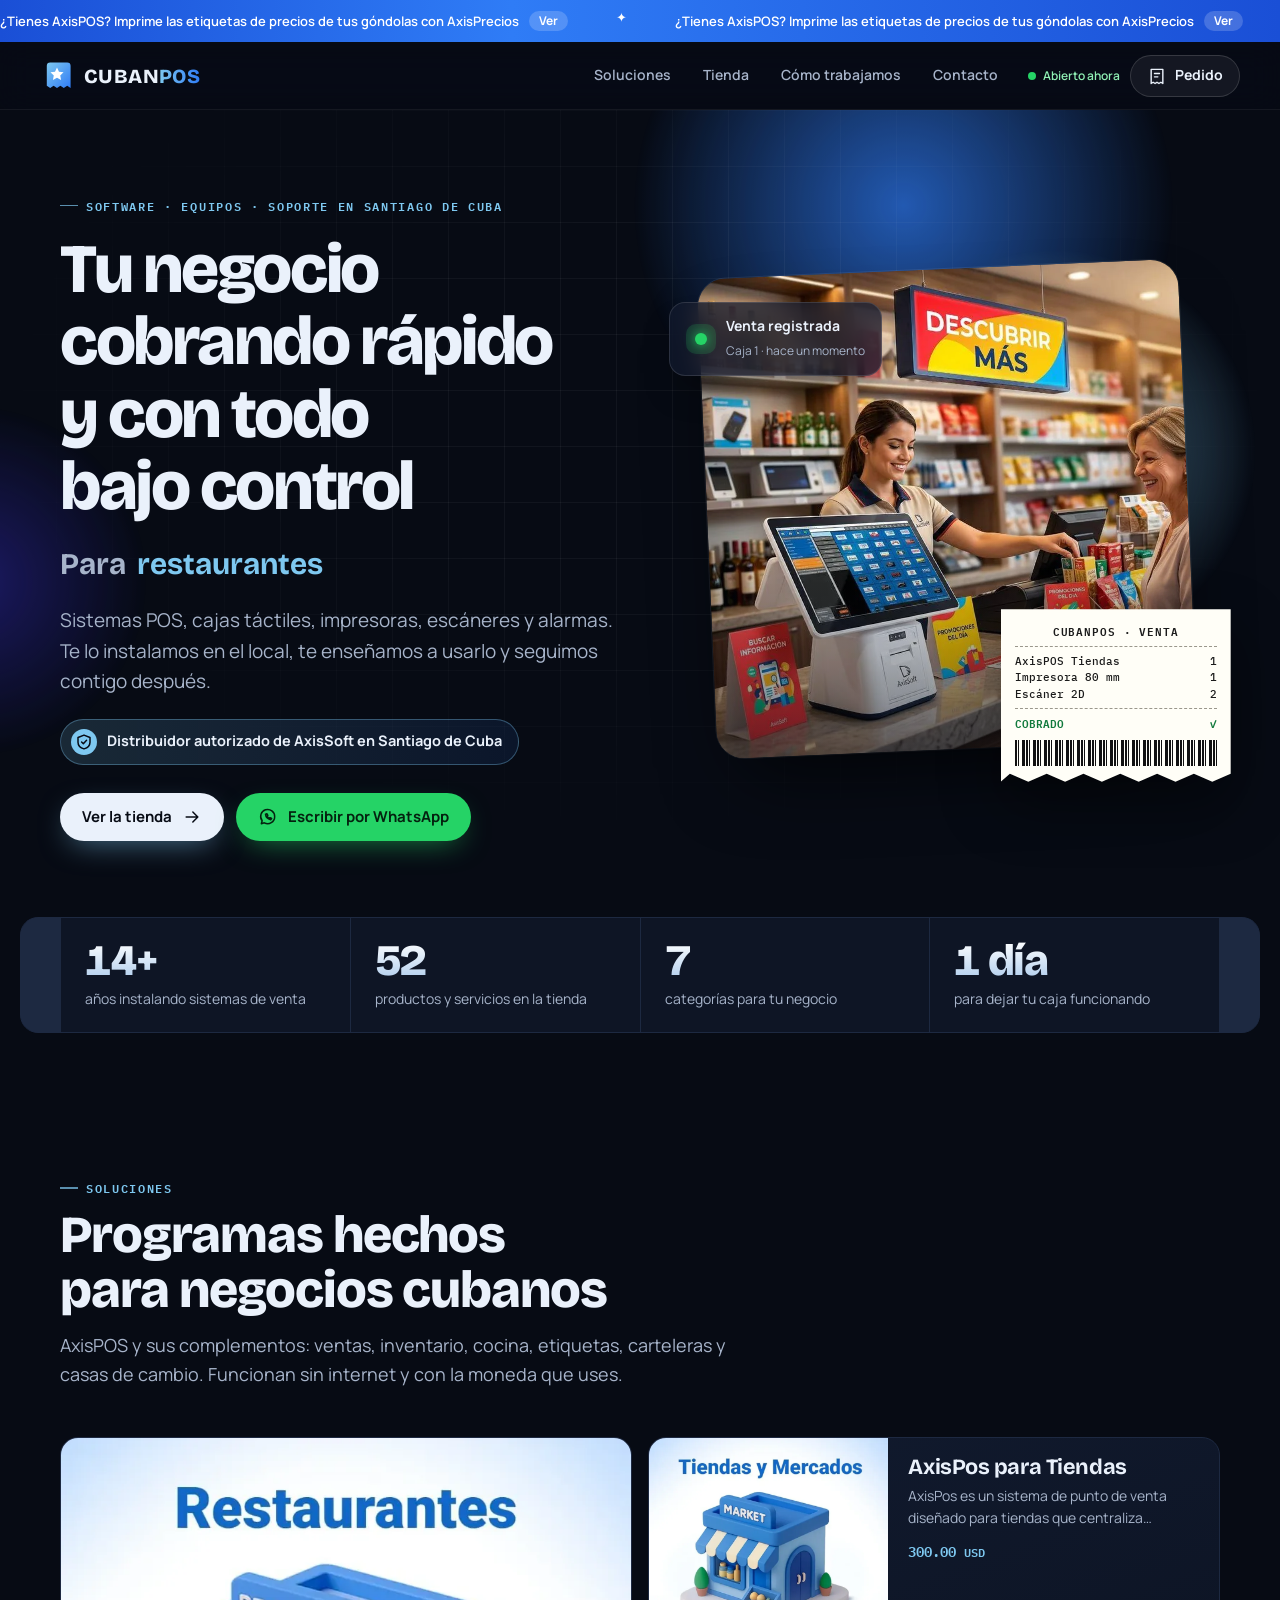
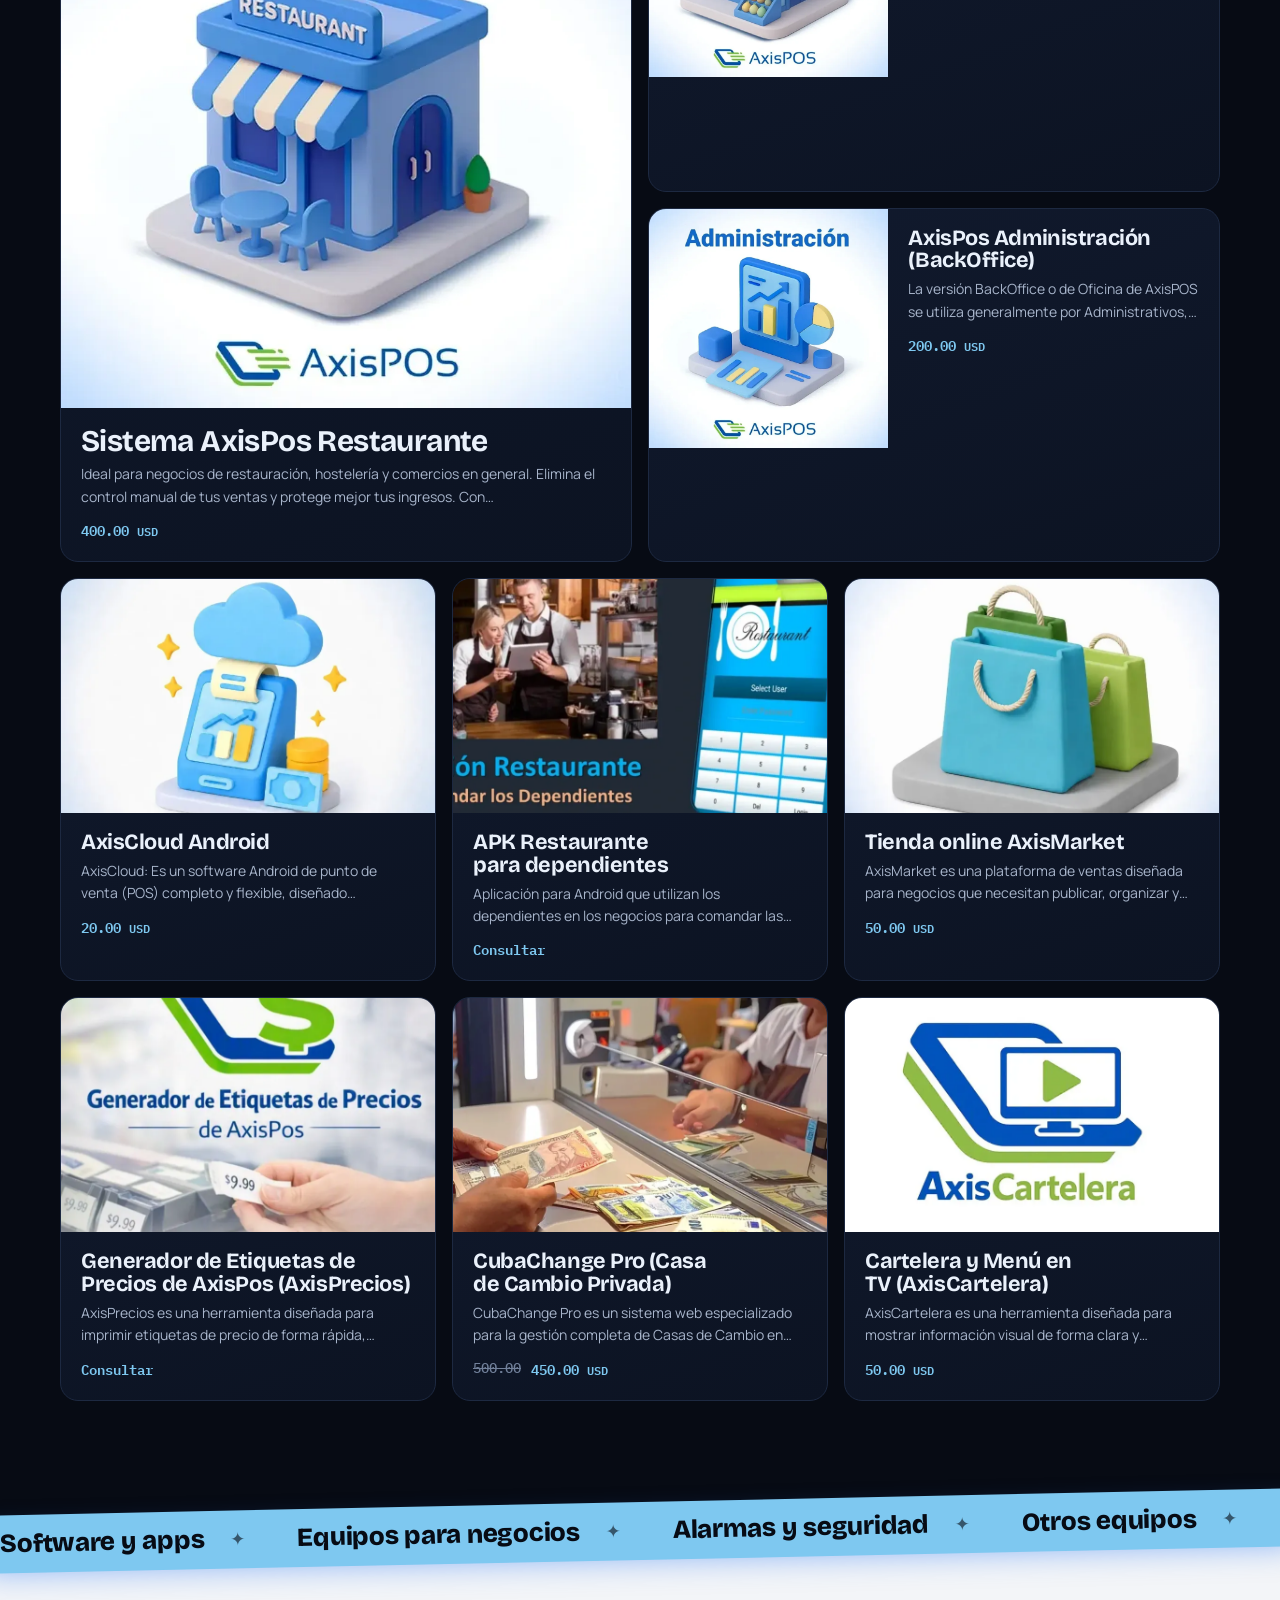
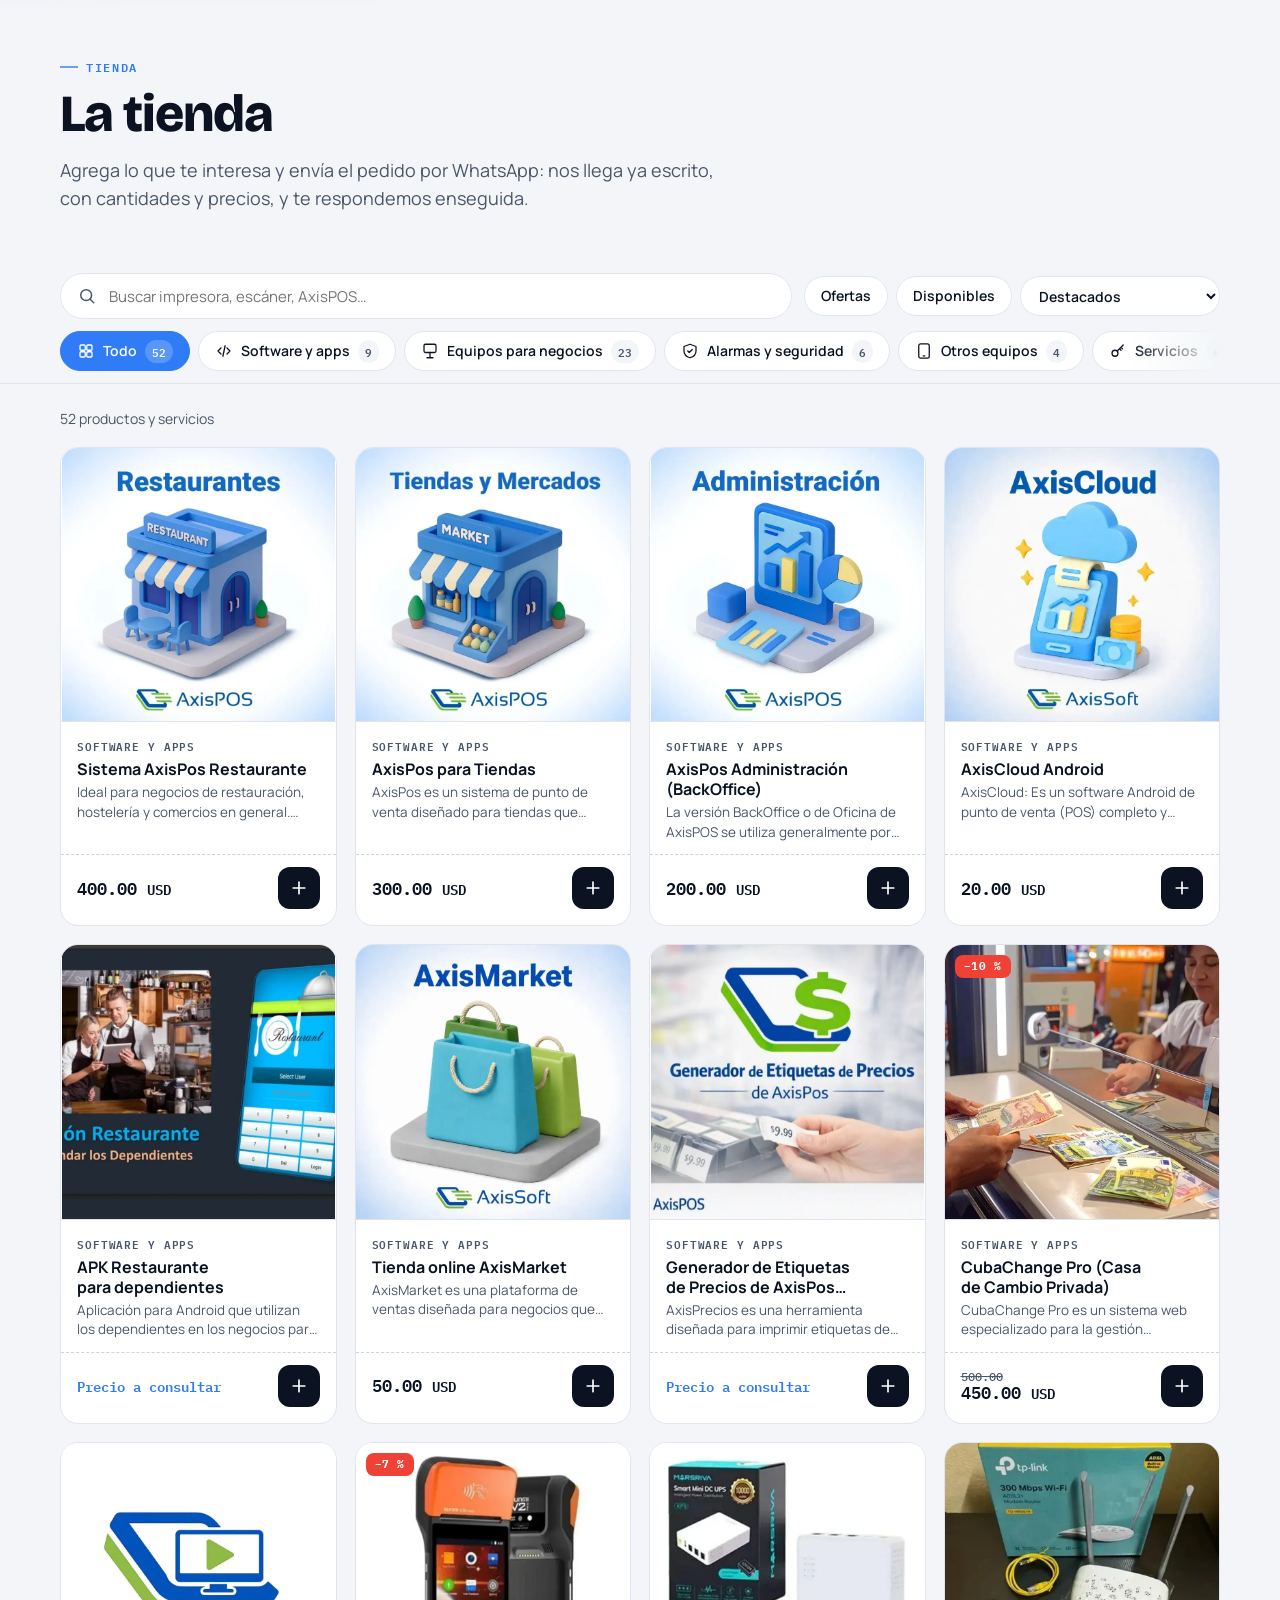
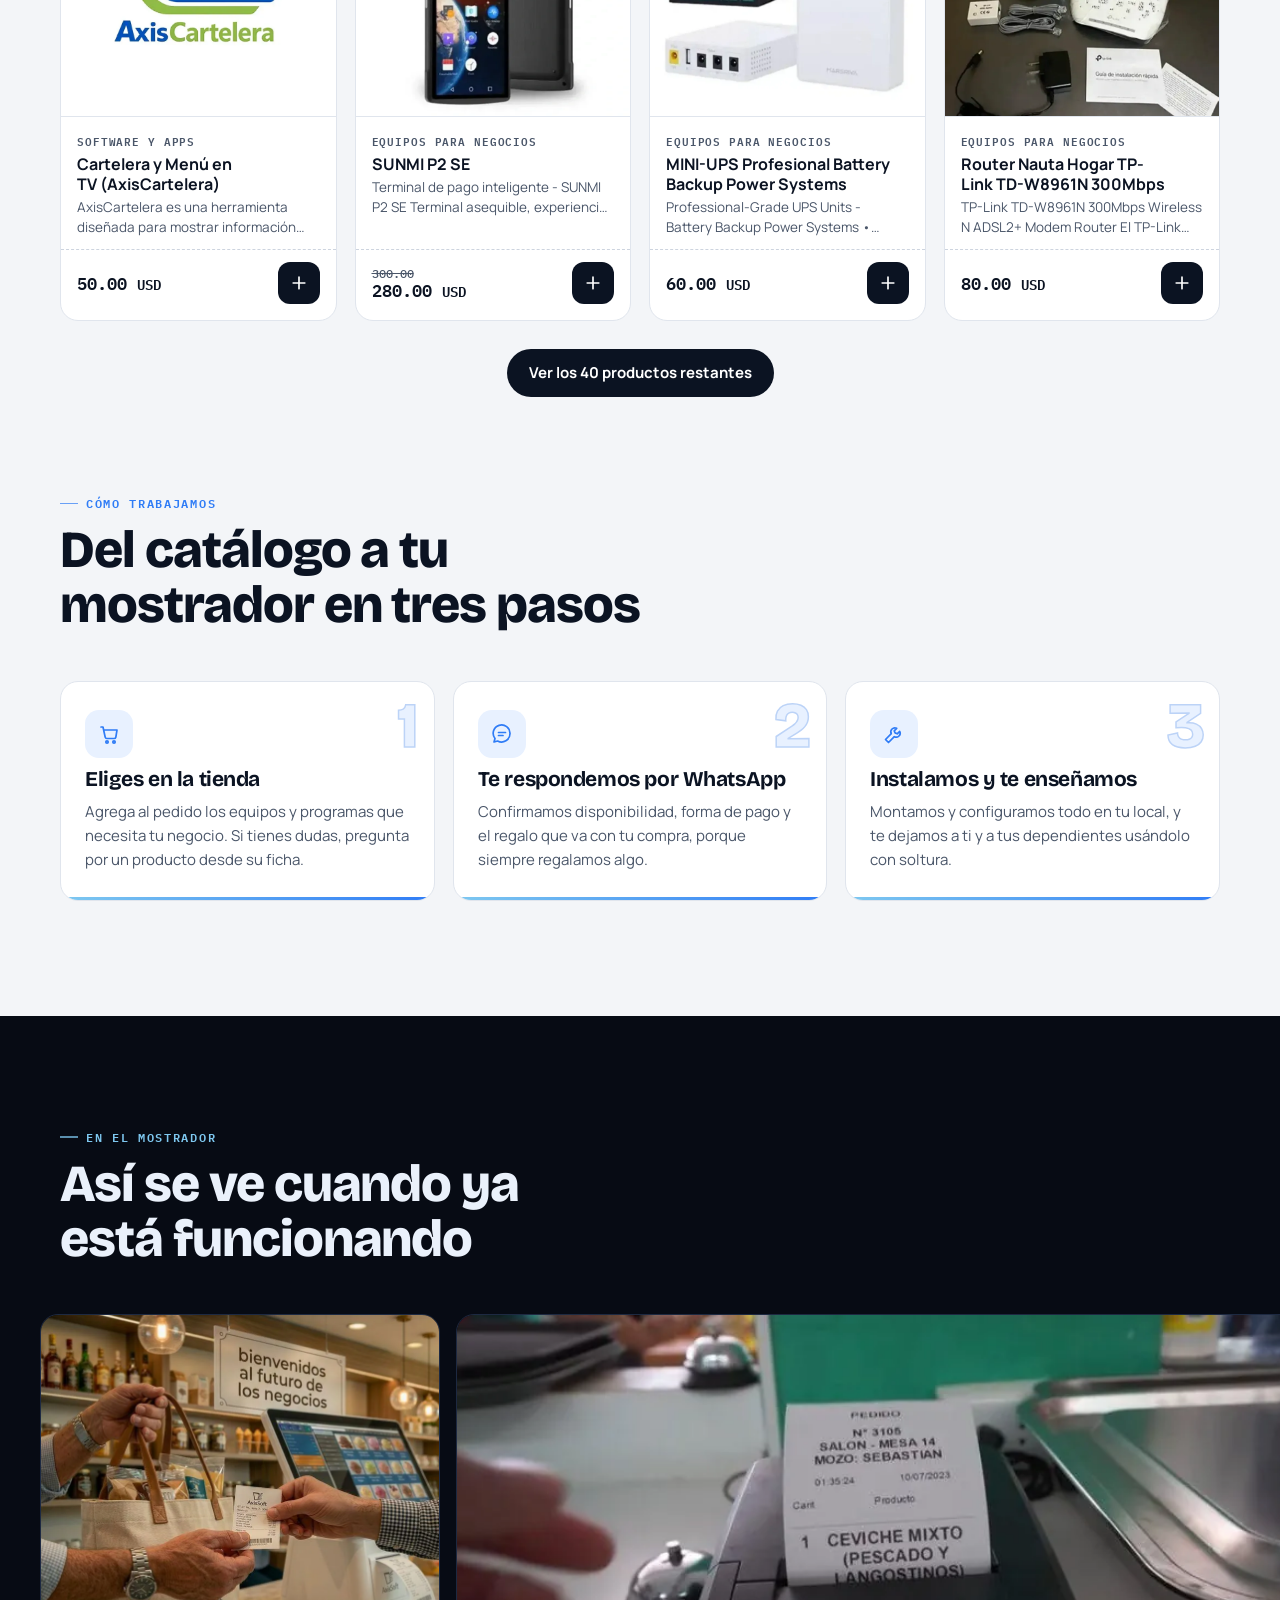
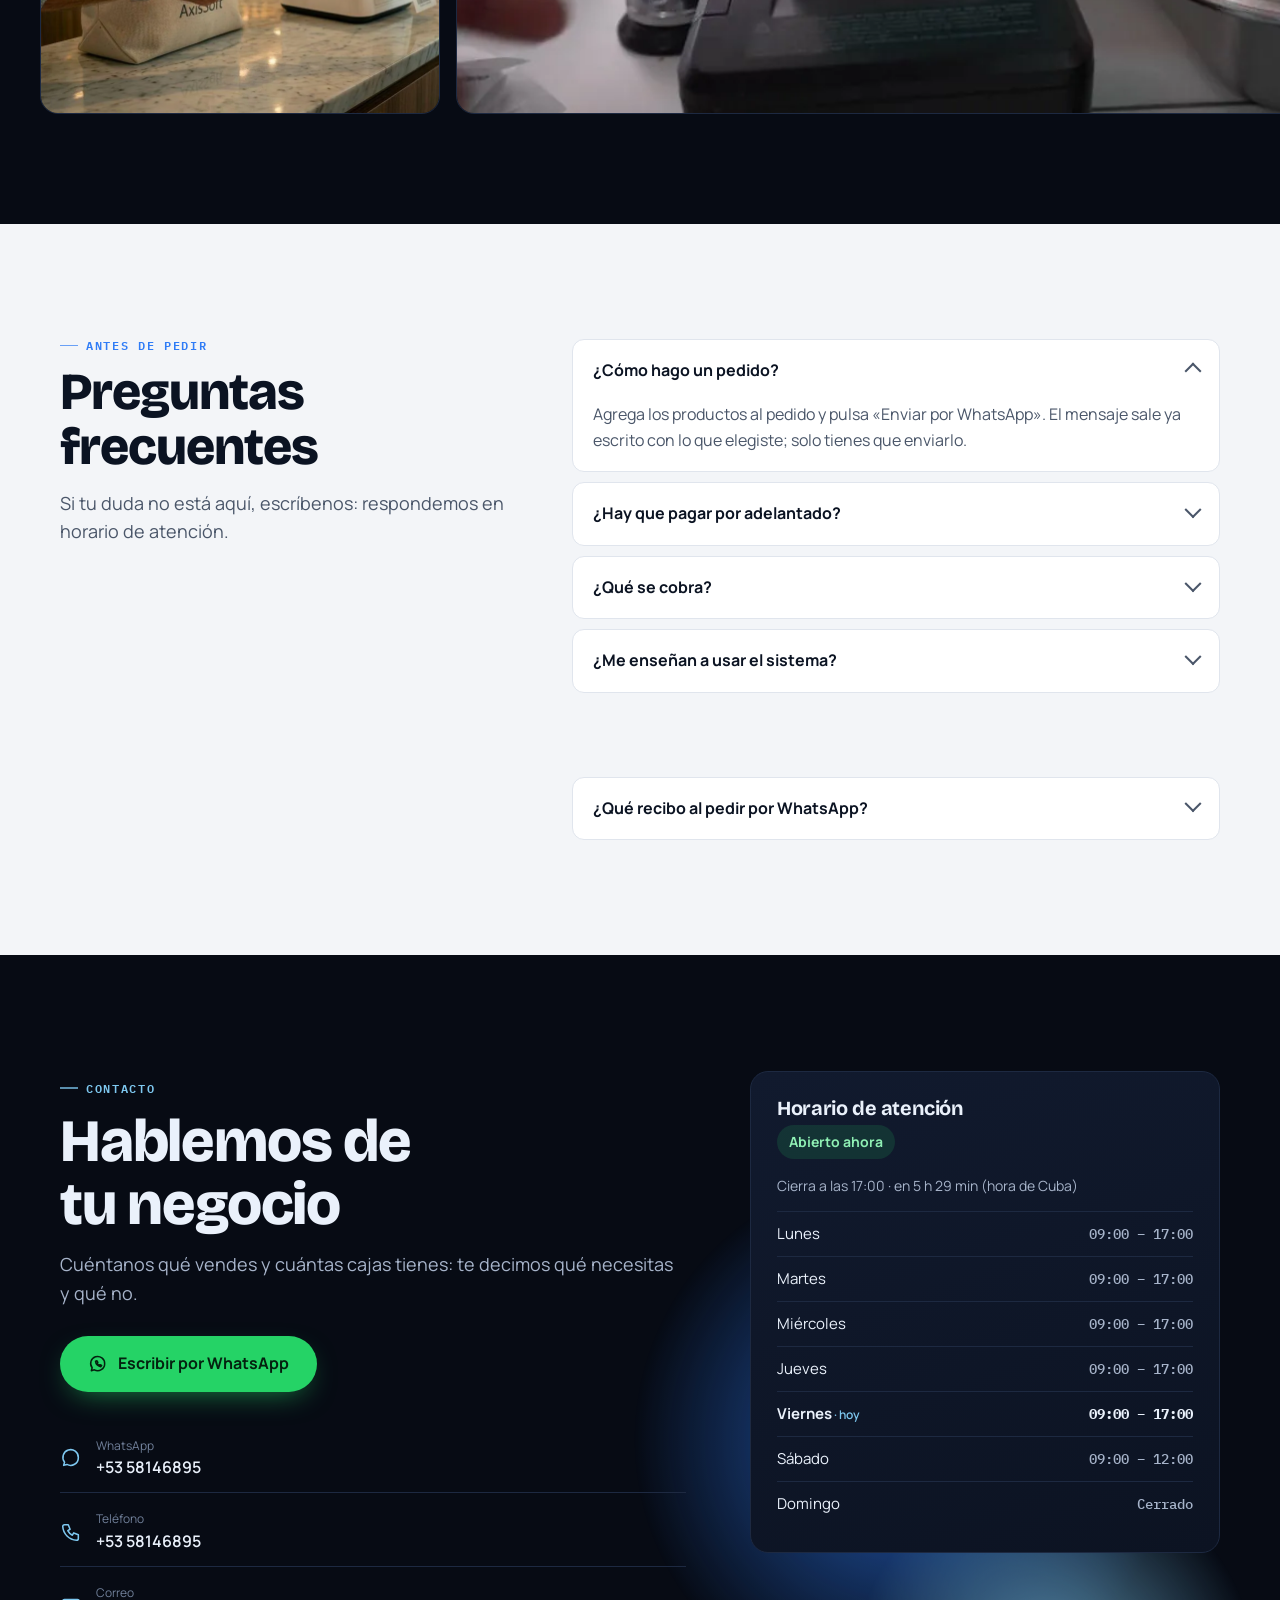
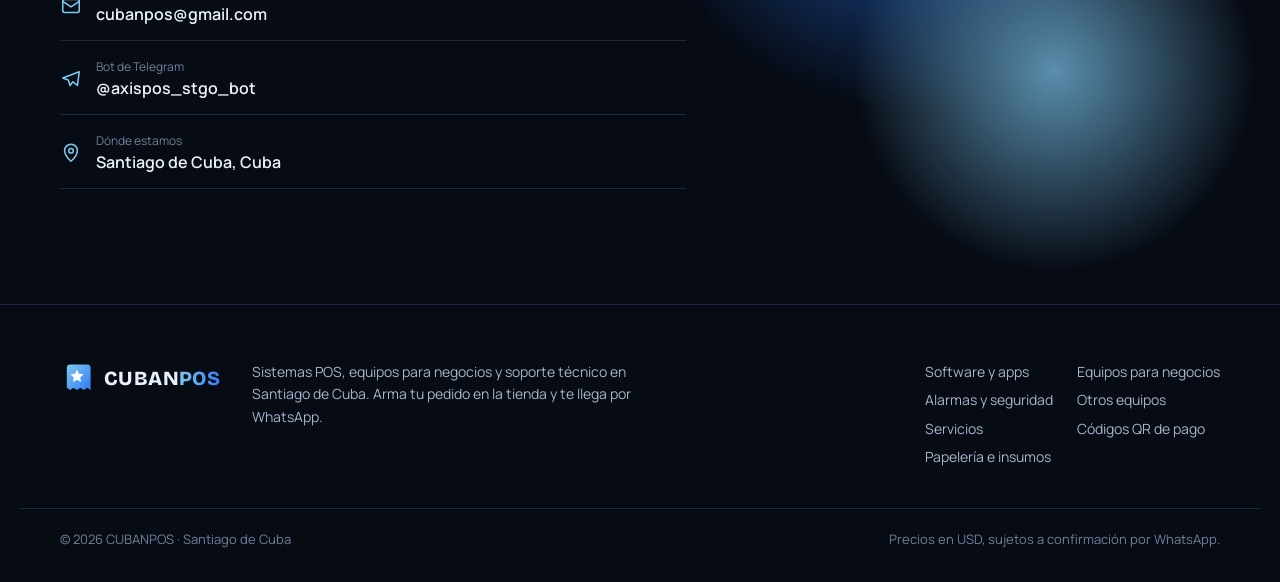
<file: index.html>
<!doctype html>
<html lang="es">
<head>
<meta charset="utf-8">
<meta name="viewport" content="width=device-width, initial-scale=1, viewport-fit=cover">
<title>CUBANPOS — Sistemas POS y equipos para negocios en Santiago de Cuba</title>
<meta name="description" content="Sistemas POS AxisPOS, cajas táctiles, impresoras térmicas, escáneres, alarmas y servicios para negocios en Santiago de Cuba. Arma tu pedido y envíalo por WhatsApp.">
<meta name="theme-color" content="#070b14">
<link rel="canonical" href="https://cubanpos.github.io/">
<link rel="icon" href="img/marca/icono.svg" type="image/svg+xml">
<meta property="og:type" content="website">
<meta property="og:site_name" content="CUBANPOS">
<meta property="og:title" content="CUBANPOS — Sistemas POS y equipos para negocios">
<meta property="og:description" content="Software de ventas, cajas, impresoras, escáneres y alarmas. Instalación y soporte en Santiago de Cuba.">
<meta property="og:image" content="https://cubanpos.github.io/img/marca/compartir.jpg">
<meta property="og:url" content="https://cubanpos.github.io/">
<meta name="twitter:card" content="summary_large_image">
<link rel="preconnect" href="https://fonts.googleapis.com">
<link rel="preconnect" href="https://fonts.gstatic.com" crossorigin>
<link rel="stylesheet" href="https://fonts.googleapis.com/css2?family=Bricolage+Grotesque:opsz,wght@12..96,500;12..96,700;12..96,800&family=Manrope:wght@400;500;600;700&family=IBM+Plex+Mono:wght@500;600&display=swap">
<link rel="preload" href="datos/catalogo.json" as="fetch" crossorigin>
<link rel="stylesheet" href="assets/sitio.css?v=2">
<script>document.documentElement.classList.add('js')</script>
</head>
<body>
<a class="saltar" href="#tienda">Ir a la tienda</a>
<div class="progreso" aria-hidden="true"></div>

<div class="aviso" id="aviso" hidden><div class="aviso-pista"></div></div>

<header class="barra" id="barra">
  <a class="logo" href="#inicio" aria-label="CUBANPOS, inicio">
    <svg class="logo-marca" viewBox="0 0 40 40" aria-hidden="true"><defs><linearGradient id="lg" x1="0" y1="0" x2="1" y2="1"><stop offset="0" stop-color="#7ec8f0"/><stop offset="1" stop-color="#2f7cf6"/></linearGradient></defs><path d="M8 4h24a4 4 0 0 1 4 4v26l-4-2.6-4 2.6-4-2.6-4 2.6-4-2.6-4 2.6-4-2.6V8a4 4 0 0 1 4-4Z" fill="url(#lg)"/><path d="m20 10 2.35 4.9 5.35.7-3.9 3.7 1 5.3L20 22.1l-4.8 2.5 1-5.3-3.9-3.7 5.35-.7Z" fill="#fff"/></svg>
    <span class="logo-texto">CUBAN<b>POS</b></span>
  </a>
  <nav class="menu" id="menu" aria-label="Secciones">
    <a href="#soluciones">Soluciones</a>
    <a href="#tienda">Tienda</a>
    <a href="#como">Cómo trabajamos</a>
    <a href="#contacto">Contacto</a>
  </nav>
  <div class="barra-acciones">
    <span class="estado" id="estadoBarra" hidden></span>
    <label class="moneda" id="monedaCaja" hidden><span class="vh">Moneda</span><select id="moneda"></select></label>
    <button class="btn-pedido" id="abrirPedido" type="button" aria-label="Ver pedido">
      <svg viewBox="0 0 24 24" aria-hidden="true"><path d="M5 4h14v17l-2.3-1.5-2.4 1.5-2.3-1.5-2.3 1.5-2.4-1.5L5 21Z"/><path d="M9 9h6M9 13h4"/></svg>
      <span class="btn-pedido-txt">Pedido</span><span class="contador" id="contador" hidden>0</span>
    </button>
    <button class="btn-menu" id="btnMenu" type="button" aria-expanded="false" aria-controls="menu" aria-label="Abrir menú"><span></span><span></span></button>
  </div>
</header>

<main>
<!-- PORTADA -->
<section class="portada noche" id="inicio">
  <div class="aurora" aria-hidden="true"><i></i><i></i><i></i></div>
  <div class="rejilla-fondo" aria-hidden="true"></div>
  <div class="contenedor portada-cuerpo">
    <div class="portada-texto">
      <p class="eyebrow rv" data-t="portada.etiqueta"></p>
      <h1 class="rv"><span data-t="portada.titulo"></span></h1>
      <p class="rotativo rv" aria-live="polite">Para <span class="rotativo-caja"><span id="rotativa"></span></span></p>
      <p class="portada-bajada rv" data-t="portada.texto"></p>
      <p class="sello-autorizado rv" id="selloAutorizado" hidden><svg viewBox="0 0 24 24" aria-hidden="true"><path d="M12 2.8 20 6v6.2c0 4.5-3.3 7.6-8 9-4.7-1.4-8-4.5-8-9V6Z"/><path d="m8.8 12 2.3 2.3 4.3-4.6"/></svg><span data-t="portada.sello"></span></p>
      <div class="acciones rv">
        <a class="btn btn-luz" href="#tienda">Ver la tienda <svg viewBox="0 0 24 24" aria-hidden="true"><path d="M5 12h14M13 6l6 6-6 6"/></svg></a>
        <a class="btn btn-wa" data-wa href="#" target="_blank" rel="noopener"><svg viewBox="0 0 24 24" aria-hidden="true"><path d="M20 11.6A8.4 8.4 0 0 1 7.6 19l-3.6 1 1-3.5A8.4 8.4 0 1 1 20 11.6Z"/><path d="M9 8.6c.3 2.9 2.9 5.9 6.2 6.6l1.2-1.4-1.9-1-1 .8c-1-.4-2-1.4-2.5-2.5l.8-1-1-1.9Z"/></svg>Escribir por WhatsApp</a>
      </div>
    </div>
    <div class="portada-escena rv" aria-hidden="true">
      <div class="escena-fotos" id="escenaFotos"></div>
      <div class="tique-flotante">
        <div class="tique-papel">
          <div class="tique-cab">CUBANPOS · VENTA</div>
          <div class="tique-linea"><span>AxisPOS Tiendas</span><span>1</span></div>
          <div class="tique-linea"><span>Impresora 80 mm</span><span>1</span></div>
          <div class="tique-linea"><span>Escáner 2D</span><span>2</span></div>
          <div class="tique-total"><span>COBRADO</span><span>✓</span></div>
          <div class="tique-barras"></div>
        </div>
      </div>
      <div class="aviso-flotante"><span class="punto"></span><div><b>Venta registrada</b><small>Caja 1 · hace un momento</small></div></div>
    </div>
  </div>
  <div class="contenedor cifras" id="cifras"></div>
</section>

<!-- SOLUCIONES -->
<section class="soluciones noche" id="soluciones">
  <div class="contenedor">
    <div class="cabecera rv">
      <p class="eyebrow">Soluciones</p>
      <h2 data-t="soluciones.titulo"></h2>
      <p class="bajada" data-t="soluciones.texto"></p>
    </div>
    <div class="bento" id="bento"></div>
  </div>
</section>

<div class="cinta" aria-hidden="true"><div class="cinta-pista" id="cinta"></div></div>

<!-- TIENDA -->
<section class="tienda papel" id="tienda">
  <div class="contenedor">
    <div class="cabecera rv">
      <p class="eyebrow">Tienda</p>
      <h2 data-t="tienda.titulo"></h2>
      <p class="bajada" data-t="tienda.texto"></p>
    </div>
  </div>
  <div class="herramientas" id="herramientas">
    <div class="contenedor herramientas-fila">
      <label class="buscar"><svg viewBox="0 0 24 24" aria-hidden="true"><circle cx="11" cy="11" r="6.5"/><path d="m20 20-4.2-4.2"/></svg><span class="vh">Buscar</span><input id="buscar" type="search" placeholder="Buscar impresora, escáner, AxisPOS…" autocomplete="off"></label>
      <div class="filtros">
        <button type="button" class="filtro" id="fOfertas" aria-pressed="false">Ofertas</button>
        <button type="button" class="filtro" id="fDisponibles" aria-pressed="false">Disponibles</button>
        <label class="orden"><span class="vh">Ordenar</span><select id="orden"><option value="rel">Destacados</option><option value="asc">Precio: menor a mayor</option><option value="desc">Precio: mayor a menor</option><option value="az">Nombre A–Z</option></select></label>
      </div>
    </div>
    <div class="contenedor"><div class="chips" id="chips" role="tablist" aria-label="Categorías"></div></div>
  </div>
  <div class="contenedor">
    <p class="resultado" id="resultado" aria-live="polite"></p>
    <div class="catalogo" id="catalogo"></div>
    <div class="ver-mas" id="verMasCaja" hidden><button type="button" class="btn btn-tinta" id="verMas">Ver más productos</button></div>
    <div class="vacio" id="vacio" hidden><b>No encontramos nada con esa búsqueda.</b><span>Prueba con otra palabra o pregúntanos por WhatsApp: puede que lo consigamos.</span><button type="button" class="btn btn-tinta" id="limpiar">Ver todo el catálogo</button></div>
  </div>
</section>

<!-- CÓMO -->
<section class="como papel" id="como">
  <div class="contenedor">
    <div class="cabecera rv"><p class="eyebrow">Cómo trabajamos</p><h2>Del catálogo a tu mostrador en tres pasos</h2></div>
    <ol class="pasos" id="pasos"></ol>
  </div>
</section>

<!-- GALERÍA -->
<section class="galeria noche">
  <div class="contenedor">
    <div class="cabecera rv"><p class="eyebrow">En el mostrador</p><h2>Así se ve cuando ya está funcionando</h2></div>
  </div>
  <div class="tira" id="tira">
    <figure><img src="img/marca/portada-3.webp" alt="Entrega de una compra con el tique impreso" loading="lazy" width="800" height="800"></figure>
    <figure><img src="img/marca/comanda.webp" alt="Comanda impresa en la cocina de un restaurante" loading="lazy" width="800" height="363"></figure>
    <figure><img src="img/marca/portada-2.webp" alt="Cobro en una cafetería con pantalla del cliente" loading="lazy" width="800" height="800"></figure>
    <figure><img src="img/marca/tique.webp" alt="Tiques de comanda con el pedido de cada mesa" loading="lazy" width="800" height="414"></figure>
    <figure><img src="img/marca/portada-1.webp" alt="Caja táctil en el mostrador de una tienda" loading="lazy" width="800" height="800"></figure>
  </div>
</section>

<!-- PREGUNTAS -->
<section class="preguntas papel" id="preguntas">
  <div class="contenedor preguntas-rejilla">
    <div class="cabecera rv"><p class="eyebrow">Antes de pedir</p><h2>Preguntas frecuentes</h2><p class="bajada">Si tu duda no está aquí, escríbenos: respondemos en horario de atención.</p></div>
    <div class="acordeon" id="acordeon"></div>
  </div>
</section>

<section class="testimonios papel" id="testimonios" hidden>
  <div class="contenedor"><div class="cabecera rv"><p class="eyebrow">Clientes</p><h2>Lo que dicen los negocios</h2></div><div class="testimonios-rejilla" id="testimoniosRejilla"></div></div>
</section>

<!-- CONTACTO -->
<section class="contacto noche" id="contacto">
  <div class="aurora aurora-baja" aria-hidden="true"><i></i><i></i></div>
  <div class="contenedor contacto-rejilla">
    <div class="rv">
      <p class="eyebrow">Contacto</p>
      <h2>Hablemos de tu negocio</h2>
      <p class="bajada">Cuéntanos qué vendes y cuántas cajas tienes: te decimos qué necesitas y qué no.</p>
      <a class="btn btn-wa btn-grande" data-wa href="#" target="_blank" rel="noopener"><svg viewBox="0 0 24 24" aria-hidden="true"><path d="M20 11.6A8.4 8.4 0 0 1 7.6 19l-3.6 1 1-3.5A8.4 8.4 0 1 1 20 11.6Z"/><path d="M9 8.6c.3 2.9 2.9 5.9 6.2 6.6l1.2-1.4-1.9-1-1 .8c-1-.4-2-1.4-2.5-2.5l.8-1-1-1.9Z"/></svg>Escribir por WhatsApp</a>
      <ul class="datos" id="datosContacto"></ul>
    </div>
    <div class="horario rv" id="horario"></div>
  </div>
</section>
</main>

<footer class="pie noche">
  <div class="contenedor pie-fila">
    <a class="logo" href="#inicio"><svg class="logo-marca" viewBox="0 0 40 40" aria-hidden="true"><path d="M8 4h24a4 4 0 0 1 4 4v26l-4-2.6-4 2.6-4-2.6-4 2.6-4-2.6-4 2.6-4-2.6V8a4 4 0 0 1 4-4Z" fill="url(#lg)"/><path d="m20 10 2.35 4.9 5.35.7-3.9 3.7 1 5.3L20 22.1l-4.8 2.5 1-5.3-3.9-3.7 5.35-.7Z" fill="#fff"/></svg><span class="logo-texto">CUBAN<b>POS</b></span></a>
    <p class="pie-texto" data-t="marca.descripcion"></p>
    <nav class="pie-enlaces" id="pieCategorias" aria-label="Categorías"></nav>
  </div>
  <div class="contenedor pie-legal"><span>© <span id="anio"></span> CUBANPOS · Santiago de Cuba</span><span>Precios en <span id="pieMoneda">USD</span>, sujetos a confirmación por WhatsApp.</span></div>
</footer>

<!-- FICHA DE PRODUCTO -->
<dialog class="ficha" id="ficha" aria-labelledby="fichaNombre">
  <button class="cerrar" type="button" data-cerrar aria-label="Cerrar" autofocus><svg viewBox="0 0 24 24" aria-hidden="true"><path d="M6 6l12 12M18 6 6 18"/></svg></button>
  <div class="ficha-cuerpo" id="fichaCuerpo"></div>
</dialog>

<!-- PEDIDO -->
<dialog class="pedido" id="pedido" aria-labelledby="pedidoTitulo">
  <div class="pedido-cab"><h2 id="pedidoTitulo">Tu pedido</h2><button class="cerrar" type="button" data-cerrar aria-label="Cerrar"><svg viewBox="0 0 24 24" aria-hidden="true"><path d="M6 6l12 12M18 6 6 18"/></svg></button></div>
  <div class="pedido-lista" id="pedidoLista"></div>
  <form class="pedido-pie" id="pedidoForm">
    <div class="pedido-total"><span>Total estimado</span><b id="pedidoTotal">$0.00</b></div>
    <p class="pedido-nota" id="pedidoNota"></p>
    <label class="campo"><span>Tu nombre</span><input id="pNombre" autocomplete="name" placeholder="Opcional"></label>
    <label class="campo"><span>Nombre del negocio y municipio</span><input id="pNegocio" placeholder="Opcional, nos ayuda a preparar la visita"></label>
    <button class="btn btn-wa btn-ancho" type="submit"><svg viewBox="0 0 24 24" aria-hidden="true"><path d="M20 11.6A8.4 8.4 0 0 1 7.6 19l-3.6 1 1-3.5A8.4 8.4 0 1 1 20 11.6Z"/><path d="M9 8.6c.3 2.9 2.9 5.9 6.2 6.6l1.2-1.4-1.9-1-1 .8c-1-.4-2-1.4-2.5-2.5l.8-1-1-1.9Z"/></svg>Enviar pedido por WhatsApp</button>
    <button class="enlace-vaciar" type="button" id="vaciar">Vaciar pedido</button>
  </form>
</dialog>

<button class="pedido-flotante" id="pedidoFlotante" type="button" hidden><span id="pfCantidad">0 productos</span><b id="pfTotal">$0</b><span>Ver pedido</span></button>
<div class="tostada" id="tostada" role="status" aria-live="polite"></div>

<noscript><p class="sin-js">Esta página necesita JavaScript para mostrar el catálogo. Escríbenos por WhatsApp al +53 58146895.</p></noscript>
<script src="assets/sitio.js?v=4" defer></script>
</body>
</html>
</file>
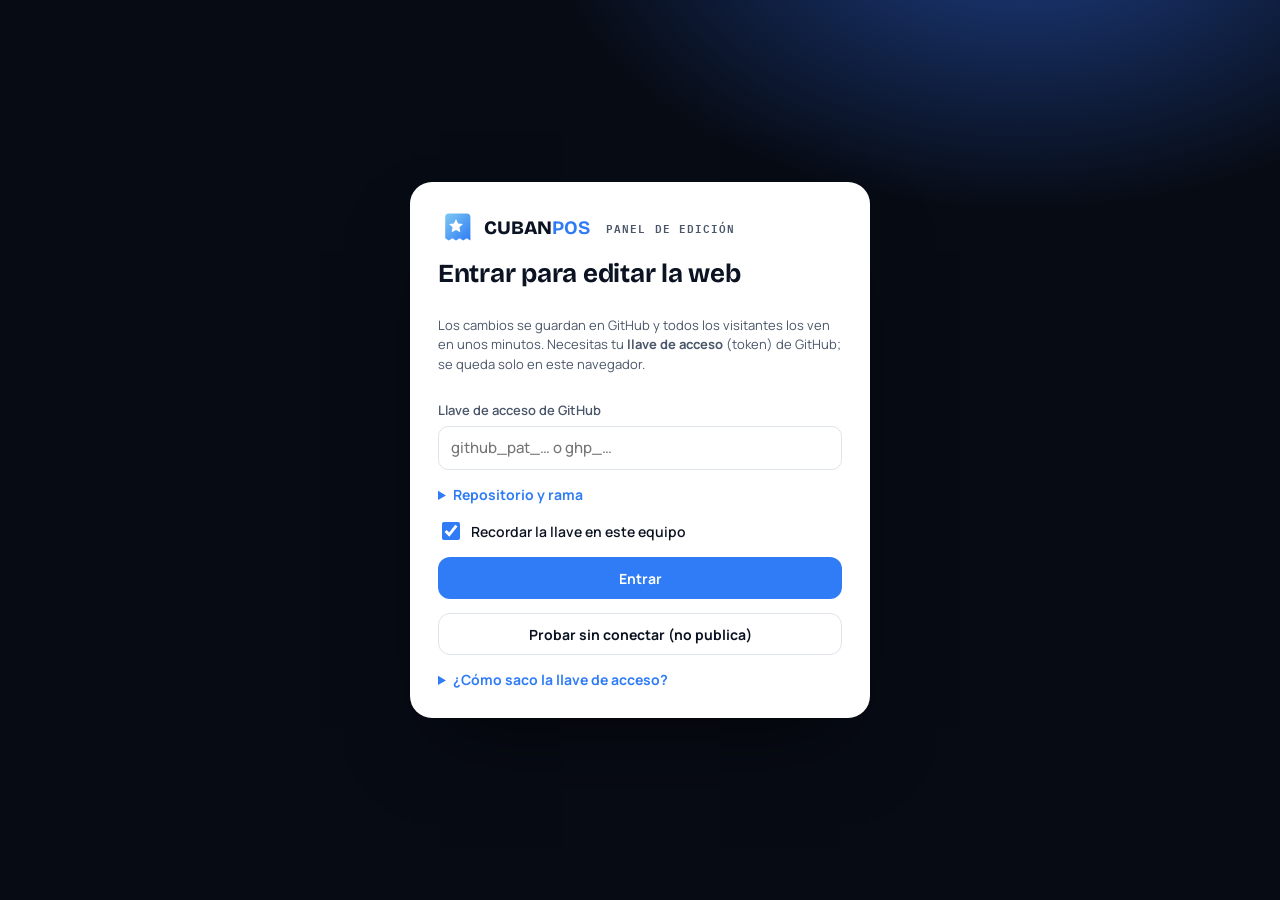
<file: editar/index.html>
<!doctype html>
<html lang="es">
<head>
<meta charset="utf-8">
<meta name="viewport" content="width=device-width, initial-scale=1, viewport-fit=cover">
<meta name="robots" content="noindex, nofollow">
<title>Panel CUBANPOS</title>
<link rel="icon" href="../img/marca/icono.svg" type="image/svg+xml">
<link rel="preconnect" href="https://fonts.googleapis.com">
<link rel="preconnect" href="https://fonts.gstatic.com" crossorigin>
<link rel="stylesheet" href="https://fonts.googleapis.com/css2?family=Bricolage+Grotesque:opsz,wght@12..96,700;12..96,800&family=Manrope:wght@400;500;600;700&family=IBM+Plex+Mono:wght@500;600&display=swap">
<link rel="stylesheet" href="editar.css?v=2">
</head>
<body>

<!-- ENTRADA -->
<section class="entrada" id="entrada">
  <form class="entrada-caja" id="formEntrada">
    <div class="marca"><img src="../img/marca/icono.svg" alt="" width="36" height="36"><span>CUBAN<b>POS</b></span><small>Panel de edición</small></div>
    <h1>Entrar para editar la web</h1>
    <p class="ayuda">Los cambios se guardan en GitHub y todos los visitantes los ven en unos minutos. Necesitas tu <b>llave de acceso</b> (token) de GitHub; se queda solo en este navegador.</p>
    <label class="campo"><span>Llave de acceso de GitHub</span><input id="token" type="password" autocomplete="off" spellcheck="false" placeholder="github_pat_… o ghp_…" required></label>
    <details class="mas">
      <summary>Repositorio y rama</summary>
      <div class="fila2">
        <label class="campo"><span>Repositorio</span><input id="repo" value="cubanpos/cubanpos.github.io" spellcheck="false"></label>
        <label class="campo"><span>Rama</span><input id="rama" value="main" spellcheck="false"></label>
      </div>
    </details>
    <label class="casilla"><input type="checkbox" id="recordar" checked> Recordar la llave en este equipo</label>
    <button class="btn primario ancho" type="submit">Entrar</button>
    <button class="btn claro ancho" type="button" id="soloProbar">Probar sin conectar (no publica)</button>
    <details class="mas">
      <summary>¿Cómo saco la llave de acceso?</summary>
      <ol class="pasos-ayuda">
        <li>En GitHub, con la cuenta <b>cubanpos</b>, abre <a href="https://github.com/settings/personal-access-tokens/new" target="_blank" rel="noopener">Configuración › Tokens de acceso</a>.</li>
        <li>Nombre: <i>Panel web</i>. Vencimiento: el que prefieras (por ejemplo, un año).</li>
        <li>En <b>Repository access</b> elige <i>Only select repositories</i> y marca <b>cubanpos.github.io</b>.</li>
        <li>En <b>Permissions › Contents</b> elige <b>Read and write</b>.</li>
        <li>Pulsa <b>Generate token</b>, cópialo y pégalo arriba. GitHub no lo vuelve a mostrar.</li>
      </ol>
    </details>
  </form>
</section>

<!-- PANEL -->
<div class="panel" id="panel" hidden>
  <header class="cab">
    <div class="marca"><img src="../img/marca/icono.svg" alt="" width="30" height="30"><span>CUBAN<b>POS</b></span></div>
    <div class="cab-estado" id="cabEstado"></div>
    <div class="cab-acciones">
      <a class="btn claro" href="../" target="_blank" rel="noopener">Ver la web</a>
      <button class="btn primario" id="publicar" type="button" disabled>Publicar</button>
      <button class="icono" id="salir" type="button" title="Salir" aria-label="Salir">⎋</button>
    </div>
  </header>
  <nav class="pestanas" id="pestanas" role="tablist">
    <button role="tab" data-p="productos" aria-selected="true">Productos</button>
    <button role="tab" data-p="categorias">Categorías</button>
    <button role="tab" data-p="textos">Textos de la web</button>
    <button role="tab" data-p="contacto">Contacto y horario</button>
    <button role="tab" data-p="monedas">Monedas</button>
    <button role="tab" data-p="preguntas">Preguntas y opiniones</button>
    <button role="tab" data-p="respaldo">Respaldo</button>
  </nav>
  <main class="cuerpo" id="cuerpo"></main>
</div>

<!-- FICHA DE EDICIÓN -->
<dialog class="editor" id="editor" aria-labelledby="editorTitulo">
  <form method="dialog" id="formProducto" novalidate>
    <div class="editor-cab"><h2 id="editorTitulo">Editar producto</h2><button class="icono" value="cancelar" aria-label="Cerrar">✕</button></div>
    <div class="editor-cuerpo">
      <div class="editor-foto">
        <div class="foto-vista" id="fotoVista"><span>Sin foto</span></div>
        <label class="btn claro ancho"><input type="file" id="fotoArchivo" accept="image/*" hidden>Subir o cambiar foto</label>
        <p class="nota">Se reduce sola a 800 px y a formato WebP. Mejor sobre fondo blanco.</p>
      </div>
      <div class="editor-campos">
        <label class="campo"><span>Nombre</span><input id="eNombre" maxlength="120"></label>
        <div class="fila2">
          <label class="campo"><span>Categoría</span><select id="eCategoria"></select></label>
          <label class="campo"><span>Orden (menor sale primero)</span><input id="eOrden" type="number" step="1"></label>
        </div>
        <div class="fila2">
          <label class="campo"><span>Precio (<span class="mbase">USD</span>) · 0 = a consultar</span><input id="ePrecio" type="number" min="0" step="0.01" inputmode="decimal"></label>
          <label class="campo"><span>Precio de oferta (vacío = sin oferta)</span><input id="eOferta" type="number" min="0" step="0.01" inputmode="decimal"></label>
        </div>
        <label class="campo"><span>Resumen para la tarjeta (opcional; si está vacío se usa el comienzo de la descripción)</span><input id="eResumen" maxlength="160"></label>
        <label class="campo"><span>Descripción completa</span><textarea id="eDescripcion" rows="9"></textarea></label>
        <div class="casillas">
          <label class="casilla"><input type="checkbox" id="eVisible"> Visible en la web</label>
          <label class="casilla"><input type="checkbox" id="eAgotado"> Agotado</label>
          <label class="casilla"><input type="checkbox" id="eNuevo"> Nuevo</label>
          <label class="casilla"><input type="checkbox" id="eDestacado"> Popular</label>
        </div>
      </div>
    </div>
    <div class="editor-pie">
      <button class="btn peligro" type="button" id="eBorrar">Borrar producto</button>
      <span class="espacio"></span>
      <button class="btn claro" value="cancelar">Cancelar</button>
      <button class="btn primario" value="guardar" id="eGuardar">Guardar cambios</button>
    </div>
  </form>
</dialog>

<!-- VENTANA DE MENSAJES -->
<dialog class="ventana" id="ventana" aria-labelledby="ventanaTitulo">
  <h2 id="ventanaTitulo"></h2>
  <div id="ventanaTexto"></div>
  <div class="ventana-botones" id="ventanaBotones"></div>
</dialog>

<script src="editar.js?v=2" defer></script>
</body>
</html>
</file>
<file: assets/sitio.css>
/* CUBANPOS — hoja de estilos del sitio
   Dos mundos: «noche» (portada, soluciones, contacto) y «papel» (tienda),
   con los precios en letra de tique térmico. */

:root{
  --noche:#070b14; --noche-2:#0c1322; --noche-3:#111a2e; --noche-borde:#1d2941;
  --luz:#eaf1fb; --luz-2:#a7b4ca; --luz-3:#71809a;
  --papel:#f3f5f8; --blanco:#fff; --tinta:#0b1322; --tinta-2:#4a5669; --borde:#e0e5ed;
  --azul:#2f7cf6; --cian:#7ec8f0; --azul-suave:#e8f1ff;
  --rojo:#ef4136; --verde:#1fb95a; --wa:#25d366; --ambar:#f5a524;
  --radio:18px; --radio-s:12px;
  --sombra:0 1px 2px rgba(11,19,34,.06),0 8px 24px -8px rgba(11,19,34,.14);
  --sombra-alta:0 2px 4px rgba(11,19,34,.06),0 24px 48px -16px rgba(11,19,34,.28);
  --f-titulo:"Bricolage Grotesque",ui-sans-serif,system-ui,sans-serif;
  --f-texto:Manrope,ui-sans-serif,system-ui,-apple-system,"Segoe UI",sans-serif;
  --f-mono:"IBM Plex Mono",ui-monospace,Consolas,monospace;
  --gutter:clamp(16px,4vw,40px);
  --barra-alto:68px;
  --suave:cubic-bezier(.2,.7,.2,1);
  color-scheme:light;
}
*,*::before,*::after{box-sizing:border-box}
html{scroll-behavior:smooth;scroll-padding-top:calc(var(--barra-alto) + 12px);-webkit-text-size-adjust:100%}
body{margin:0;background:var(--noche);color:var(--tinta);font:16px/1.6 var(--f-texto);-webkit-font-smoothing:antialiased;overflow-x:clip}
img{max-width:100%;display:block}
svg{flex-shrink:0}
button,input,select,textarea{font:inherit;color:inherit}
button{cursor:pointer}
a{color:inherit}
h1,h2,h3{font-family:var(--f-titulo);line-height:1.05;margin:0;text-wrap:balance;letter-spacing:-.02em}
p{margin:0}
[hidden]{display:none!important}
.vh{position:absolute;width:1px;height:1px;overflow:hidden;clip:rect(0 0 0 0);white-space:nowrap}
:focus-visible{outline:3px solid var(--cian);outline-offset:3px;border-radius:6px}
.saltar{position:fixed;left:12px;top:-60px;z-index:100;background:var(--blanco);color:var(--tinta);padding:10px 14px;border-radius:10px;font-weight:700}
.saltar:focus{top:12px}
.contenedor{width:100%;max-width:1240px;margin-inline:auto;padding-inline:var(--gutter)}

/* ---------- mundos ---------- */
.noche{background:var(--noche);color:var(--luz);position:relative;isolation:isolate}
.papel{background:var(--papel);color:var(--tinta)}
section{padding-block:clamp(64px,9vw,120px)}
.eyebrow{font:600 12px/1 var(--f-mono);letter-spacing:.14em;text-transform:uppercase;color:var(--azul);display:inline-flex;align-items:center;gap:8px}
.noche .eyebrow{color:var(--cian)}
.eyebrow::before{content:"";width:18px;height:1.5px;background:currentColor;opacity:.7}
.cabecera{display:grid;gap:14px;max-width:720px;margin-bottom:clamp(28px,4vw,48px)}
.cabecera h2{font-size:clamp(30px,4.6vw,52px);font-weight:800}
.bajada{font-size:clamp(16px,1.6vw,18px);color:var(--tinta-2);max-width:62ch}
.noche .bajada{color:var(--luz-2)}

/* ---------- botones ---------- */
.btn{display:inline-flex;align-items:center;justify-content:center;gap:10px;min-height:48px;padding:0 22px;border-radius:999px;border:0;font-weight:700;font-size:15px;text-decoration:none;transition:transform .25s var(--suave),box-shadow .25s,background .25s;will-change:transform}
.btn svg{width:20px;height:20px;fill:none;stroke:currentColor;stroke-width:1.8;stroke-linecap:round;stroke-linejoin:round}
.btn:hover{transform:translateY(-2px)}
.btn:active{transform:translateY(0) scale(.98)}
.btn-luz{background:var(--luz);color:var(--noche);box-shadow:0 10px 30px -10px rgba(126,200,240,.6)}
.btn-wa{background:var(--wa);color:#04210f;box-shadow:0 10px 30px -12px rgba(37,211,102,.7)}
.btn-tinta{background:var(--tinta);color:var(--blanco)}
.btn-grande{min-height:56px;font-size:16px;padding:0 28px;margin-top:28px}
.btn-ancho{width:100%}

/* ---------- barra de progreso ---------- */
.progreso{position:fixed;inset:0 0 auto 0;height:3px;z-index:60;background:linear-gradient(90deg,var(--cian),var(--azul));transform-origin:0 50%;transform:scaleX(var(--p,0))}
@supports (animation-timeline:scroll()){
  .progreso{animation:progreso linear both;animation-timeline:scroll(root)}
  @keyframes progreso{from{transform:scaleX(0)}to{transform:scaleX(1)}}
}

/* ---------- aviso superior ---------- */
.aviso{background:linear-gradient(90deg,#1a4fd6,#2f7cf6 40%,#1a4fd6);color:#fff;font:600 13px/1 var(--f-texto);overflow:hidden;position:relative;z-index:51}
.aviso-pista{display:flex;gap:48px;padding:11px 0;width:max-content;animation:desliza 38s linear infinite}
.aviso a{color:#fff;text-decoration:none;display:inline-flex;gap:10px;align-items:center;white-space:nowrap}
.aviso a b{background:rgba(255,255,255,.18);padding:4px 10px;border-radius:99px;font-size:12px}
.aviso:hover .aviso-pista{animation-play-state:paused}
@keyframes desliza{to{transform:translateX(-50%)}}

/* ---------- barra ---------- */
.barra{position:sticky;top:0;z-index:50;height:var(--barra-alto);display:flex;align-items:center;gap:16px;padding-inline:var(--gutter);padding-top:env(safe-area-inset-top,0px);background:rgba(7,11,20,.72);backdrop-filter:saturate(1.6) blur(16px);-webkit-backdrop-filter:saturate(1.6) blur(16px);border-bottom:1px solid rgba(255,255,255,.06);color:var(--luz);transition:background .3s}
.barra.sobre-papel{background:rgba(7,11,20,.86)}
.logo{display:inline-flex;align-items:center;gap:10px;text-decoration:none;color:var(--luz)}
.logo-marca{width:34px;height:34px}
.logo-texto{font:800 20px/1 var(--f-titulo);letter-spacing:.02em}
.logo-texto b{font-weight:800;background:linear-gradient(90deg,var(--cian),var(--azul));-webkit-background-clip:text;background-clip:text;color:transparent}
.menu{display:flex;gap:4px;margin-left:auto}
.menu a{padding:8px 14px;border-radius:99px;text-decoration:none;font-weight:600;font-size:14px;color:var(--luz-2);transition:color .2s,background .2s}
.menu a:hover,.menu a.activo{color:var(--luz);background:rgba(255,255,255,.07)}
.barra-acciones{display:flex;align-items:center;gap:10px}
.estado{display:inline-flex;align-items:center;gap:7px;font-size:12px;font-weight:600;color:var(--luz-2);white-space:nowrap}
.estado::before{content:"";width:8px;height:8px;border-radius:50%;background:var(--luz-3)}
.estado.abierto{color:#8ff0b4}
.estado.abierto::before{background:var(--wa);box-shadow:0 0 0 0 rgba(37,211,102,.6);animation:latido 2s infinite}
@keyframes latido{70%{box-shadow:0 0 0 8px rgba(37,211,102,0)}100%{box-shadow:0 0 0 0 rgba(37,211,102,0)}}
.moneda select{background:rgba(255,255,255,.07);border:1px solid rgba(255,255,255,.12);border-radius:99px;padding:8px 12px;color:var(--luz);font-weight:600;font-size:13px}
.moneda option{color:var(--tinta)}
.btn-pedido{position:relative;display:inline-flex;align-items:center;gap:8px;height:42px;padding:0 16px;border-radius:99px;border:1px solid rgba(255,255,255,.14);background:rgba(255,255,255,.06);color:var(--luz);font-weight:700;font-size:14px;transition:background .2s}
.btn-pedido:hover{background:rgba(255,255,255,.12)}
.btn-pedido svg{width:20px;height:20px;fill:none;stroke:currentColor;stroke-width:1.7;stroke-linejoin:round;stroke-linecap:round}
.contador{min-width:22px;height:22px;padding:0 6px;border-radius:99px;background:var(--cian);color:var(--noche);font:700 12px/22px var(--f-mono);text-align:center}
.contador.salta{animation:salta .5s var(--suave)}
@keyframes salta{40%{transform:scale(1.35)}}
.btn-menu{display:none;width:42px;height:42px;border-radius:12px;border:1px solid rgba(255,255,255,.14);background:transparent;position:relative}
.btn-menu span{position:absolute;left:11px;right:11px;height:2px;background:var(--luz);border-radius:2px;transition:transform .3s var(--suave)}
.btn-menu span:first-child{top:15px}.btn-menu span:last-child{bottom:15px}
.btn-menu[aria-expanded="true"] span:first-child{transform:translateY(5px) rotate(45deg)}
.btn-menu[aria-expanded="true"] span:last-child{transform:translateY(-5px) rotate(-45deg)}

/* ---------- portada ---------- */
.portada{padding-block:clamp(48px,7vw,96px) clamp(40px,6vw,72px);overflow:hidden}
.aurora{position:absolute;inset:-20% -10% auto;height:120%;z-index:-1;opacity:.7;pointer-events:none;overflow:hidden}
.aurora i{position:absolute;border-radius:50%;animation:flota 18s ease-in-out infinite alternate;will-change:transform}
.aurora i:nth-child(1){width:46vw;height:46vw;left:48%;top:0;background:radial-gradient(circle,#2f7cf6 0,transparent 65%)}
.aurora i:nth-child(2){width:36vw;height:36vw;left:62%;top:26%;background:radial-gradient(circle,#7ec8f0 0,transparent 62%);animation-duration:22s;animation-delay:-6s}
.aurora i:nth-child(3){width:30vw;height:30vw;left:-6%;top:40%;background:radial-gradient(circle,#3a2fd0 0,transparent 65%);animation-duration:26s;opacity:.6}
.aurora-baja{top:auto;bottom:-40%}
@keyframes flota{to{transform:translate3d(-8%,6%,0) scale(1.12)}}
.rejilla-fondo{position:absolute;inset:0;z-index:-1;background-image:linear-gradient(rgba(255,255,255,.045) 1px,transparent 1px),linear-gradient(90deg,rgba(255,255,255,.045) 1px,transparent 1px);background-size:56px 56px;mask-image:radial-gradient(ellipse 70% 60% at 50% 30%,#000 30%,transparent 75%);-webkit-mask-image:radial-gradient(ellipse 70% 60% at 50% 30%,#000 30%,transparent 75%)}
.portada-cuerpo{display:grid;grid-template-columns:minmax(0,1.05fr) minmax(0,1fr);gap:clamp(32px,5vw,72px);align-items:center}
.portada-texto{display:grid;gap:22px}
.portada h1{font-size:clamp(38px,5.4vw,70px);font-weight:800;letter-spacing:-.035em}
.rotativo{font:700 clamp(22px,2.6vw,30px)/1.2 var(--f-titulo);color:var(--luz-2);display:flex;gap:.35em;align-items:baseline;flex-wrap:wrap}
.rotativo-caja{display:inline-block;overflow:hidden;height:1.25em;vertical-align:bottom}
#rotativa{display:inline-block;color:var(--cian)}
.portada-bajada{font-size:clamp(16px,1.5vw,19px);color:var(--luz-2);max-width:54ch}
.sello-autorizado{display:inline-flex;align-items:center;gap:10px;justify-self:start;padding:9px 16px 9px 10px;border-radius:99px;background:linear-gradient(90deg,rgba(126,200,240,.16),rgba(47,124,246,.1));border:1px solid rgba(126,200,240,.35);color:var(--luz);font-weight:700;font-size:14.5px;line-height:1.3}
.sello-autorizado svg{width:26px;height:26px;padding:4px;border-radius:50%;background:var(--cian);fill:none;stroke:var(--noche);stroke-width:2;stroke-linecap:round;stroke-linejoin:round}
.acciones{display:flex;flex-wrap:wrap;gap:12px;margin-top:6px}

.portada-escena{position:relative;aspect-ratio:1/1.02;max-width:560px;width:100%;justify-self:center}
.escena-fotos{position:absolute;inset:4% 6% 8% 4%;border-radius:28px;overflow:hidden;box-shadow:0 40px 80px -30px rgba(0,0,0,.8),0 0 0 1px rgba(255,255,255,.08);transform:rotate(-2.5deg)}
.escena-fotos img{position:absolute;inset:0;width:100%;height:100%;object-fit:cover;opacity:0;transform:scale(1.08);transition:opacity 1.4s ease,transform 7s linear}
.escena-fotos img.activa{opacity:1;transform:scale(1)}
.escena-fotos::after{content:"";position:absolute;inset:0;background:linear-gradient(180deg,transparent 55%,rgba(7,11,20,.55))}
.tique-flotante{position:absolute;right:-2%;bottom:2%;width:min(46%,230px);filter:drop-shadow(0 24px 30px rgba(0,0,0,.45));animation:vaiven 6s ease-in-out infinite;transform-origin:top center}
.tique-papel{background:#fffef7;color:#1b1b1b;font:500 11px/1.5 var(--f-mono);padding:14px 14px 10px;clip-path:polygon(0 0,100% 0,100% calc(100% - 8px),92% 100%,84% calc(100% - 8px),76% 100%,68% calc(100% - 8px),60% 100%,52% calc(100% - 8px),44% 100%,36% calc(100% - 8px),28% 100%,20% calc(100% - 8px),12% 100%,4% calc(100% - 8px),0 100%);animation:imprime 5.5s var(--suave) infinite}
.tique-cab{font-weight:600;letter-spacing:.08em;text-align:center;border-bottom:1px dashed #9a978c;padding-bottom:6px;margin-bottom:6px}
.tique-linea,.tique-total{display:flex;justify-content:space-between;gap:8px}
.tique-total{border-top:1px dashed #9a978c;margin-top:6px;padding-top:6px;font-weight:600;color:#127a3d}
.tique-barras{height:26px;margin:8px 0 6px;background:repeating-linear-gradient(90deg,#111 0 2px,transparent 2px 3px,#111 3px 4px,transparent 4px 7px,#111 7px 10px,transparent 10px 11px)}
@keyframes imprime{0%{clip-path:inset(0 0 100% 0)}35%,88%{clip-path:polygon(0 0,100% 0,100% calc(100% - 8px),92% 100%,84% calc(100% - 8px),76% 100%,68% calc(100% - 8px),60% 100%,52% calc(100% - 8px),44% 100%,36% calc(100% - 8px),28% 100%,20% calc(100% - 8px),12% 100%,4% calc(100% - 8px),0 100%)}100%{clip-path:inset(0 0 100% 0)}}
@keyframes vaiven{50%{transform:translateY(-10px) rotate(1.5deg)}}
.aviso-flotante{position:absolute;left:-3%;top:10%;display:flex;gap:10px;align-items:center;padding:12px 16px;border-radius:16px;background:rgba(17,26,46,.72);backdrop-filter:blur(14px);-webkit-backdrop-filter:blur(14px);border:1px solid rgba(255,255,255,.12);color:var(--luz);box-shadow:0 20px 40px -20px rgba(0,0,0,.7);animation:vaiven 7s ease-in-out -2s infinite}
.aviso-flotante b{display:block;font-size:14px}
.aviso-flotante small{color:var(--luz-2);font-size:12px}
.punto{width:30px;height:30px;border-radius:10px;background:rgba(37,211,102,.16);position:relative}
.punto::after{content:"";position:absolute;inset:9px;border-radius:50%;background:var(--wa);box-shadow:0 0 12px var(--wa)}

.cifras{display:grid;grid-template-columns:repeat(4,1fr);gap:1px;margin-top:clamp(48px,6vw,80px);background:var(--noche-borde);border:1px solid var(--noche-borde);border-radius:var(--radio);overflow:hidden}
.cifra{background:rgba(12,19,34,.88);padding:22px 24px;display:grid;gap:4px}
.cifra b{font:800 clamp(30px,3.4vw,44px)/1 var(--f-titulo);letter-spacing:-.03em;background:linear-gradient(180deg,#fff,#a9c9ec);-webkit-background-clip:text;background-clip:text;color:transparent;font-variant-numeric:tabular-nums}
.cifra span{color:var(--luz-2);font-size:14px}

/* ---------- soluciones (bento) ---------- */
.soluciones{padding-top:clamp(40px,6vw,80px)}
.bento{display:grid;grid-template-columns:repeat(6,1fr);grid-auto-rows:minmax(150px,auto);gap:16px}
.bloque{position:relative;grid-column:span 2;border-radius:var(--radio);background:linear-gradient(160deg,var(--noche-3),var(--noche-2));border:1px solid var(--noche-borde);overflow:hidden;display:flex;flex-direction:column;text-align:left;padding:0;color:var(--luz);transition:border-color .3s,transform .4s var(--suave);transform-style:preserve-3d}
.bloque:hover{border-color:rgba(126,200,240,.45)}
.bloque::before{content:"";position:absolute;inset:0;background:radial-gradient(400px circle at var(--mx,50%) var(--my,0%),rgba(126,200,240,.16),transparent 45%);opacity:0;transition:opacity .3s;pointer-events:none}
.bloque:hover::before{opacity:1}
.bloque.grande{grid-column:span 3;grid-row:span 2}
.bloque.medio{grid-column:span 3;flex-direction:row}
.bloque.medio .bloque-foto{aspect-ratio:auto;width:42%;flex:none}
.bloque.medio .bloque-txt{align-content:center}
.bloque .bloque-foto{aspect-ratio:16/10;background:#fff;overflow:hidden}
.bloque.grande .bloque-foto{aspect-ratio:auto;flex:1;min-height:220px}
.bloque .bloque-foto img{width:100%;height:100%;object-fit:cover;transition:transform .8s var(--suave)}
.bloque:hover .bloque-foto img{transform:scale(1.05)}
.bloque-txt{padding:18px 20px 20px;display:grid;gap:6px}
.bloque-txt h3{font-size:clamp(18px,1.7vw,22px);font-weight:700}
.bloque.grande .bloque-txt h3{font-size:clamp(22px,2.4vw,30px)}
.bloque-txt p{color:var(--luz-2);font-size:14px;display:-webkit-box;-webkit-line-clamp:2;-webkit-box-orient:vertical;overflow:hidden}
.bloque-precio{font:600 14px var(--f-mono);color:var(--cian);display:flex;gap:10px;align-items:center;margin-top:4px}
.bloque-precio s{color:var(--luz-3);font-weight:500}

/* ---------- cinta ---------- */
.cinta{background:var(--cian);color:var(--noche);overflow:hidden;transform:rotate(-1.2deg);margin:-14px -2% -14px;position:relative;z-index:2;box-shadow:0 10px 30px -10px rgba(47,124,246,.5)}
.cinta-pista{display:flex;width:max-content;animation:desliza 40s linear infinite}
.cinta-pista span{font:800 clamp(18px,2.2vw,26px)/1 var(--f-titulo);letter-spacing:-.01em;padding:16px 26px;white-space:nowrap;display:inline-flex;align-items:center;gap:26px}
.cinta-pista span::after{content:"✦";font-size:.7em;opacity:.6}

/* ---------- tienda ---------- */
.tienda{padding-bottom:clamp(56px,8vw,100px)}
.herramientas{position:sticky;top:var(--barra-alto);z-index:30;background:rgba(243,245,248,.9);backdrop-filter:saturate(1.4) blur(12px);-webkit-backdrop-filter:saturate(1.4) blur(12px);border-bottom:1px solid var(--borde);padding-block:12px 0;margin-bottom:24px}
.herramientas-fila{display:flex;gap:12px;align-items:center;flex-wrap:wrap}
.buscar{flex:1 1 280px;display:flex;align-items:center;gap:10px;background:var(--blanco);border:1px solid var(--borde);border-radius:999px;padding:0 16px;height:46px;transition:border-color .2s,box-shadow .2s}
.buscar:focus-within{border-color:var(--azul);box-shadow:0 0 0 4px rgba(47,124,246,.15)}
.buscar svg{width:20px;height:20px;fill:none;stroke:var(--tinta-2);stroke-width:1.8;stroke-linecap:round}
.buscar input{border:0;outline:0;background:transparent;width:100%;height:100%;font-size:15px}
.filtros{display:flex;gap:8px;align-items:center;flex-wrap:wrap}
.filtro{height:40px;padding:0 16px;border-radius:99px;border:1px solid var(--borde);background:var(--blanco);font-weight:600;font-size:14px;transition:all .2s}
.filtro[aria-pressed="true"]{background:var(--tinta);color:var(--blanco);border-color:var(--tinta)}
.orden select{height:40px;border-radius:99px;border:1px solid var(--borde);background:var(--blanco);padding:0 14px;font-weight:600;font-size:14px}
.chips{display:flex;gap:8px;overflow-x:auto;padding-block:12px;scrollbar-width:none;scroll-snap-type:x proximity;mask-image:linear-gradient(90deg,#000 92%,transparent);-webkit-mask-image:linear-gradient(90deg,#000 92%,transparent)}
.chips::-webkit-scrollbar{display:none}
.chip{flex:none;scroll-snap-align:start;display:inline-flex;gap:8px;align-items:center;height:40px;padding:0 16px;border-radius:99px;border:1px solid var(--borde);background:var(--blanco);font-weight:600;font-size:14px;white-space:nowrap;transition:background .2s,color .2s,border-color .2s}
.chip svg{width:18px;height:18px;fill:none;stroke:currentColor;stroke-width:1.7;stroke-linecap:round;stroke-linejoin:round}
.chip small{font:600 11px var(--f-mono);color:var(--tinta-2);background:var(--papel);border-radius:99px;padding:2px 7px}
.chip[aria-selected="true"]{background:var(--azul);border-color:var(--azul);color:#fff}
.chip[aria-selected="true"] small{background:rgba(255,255,255,.2);color:#fff}
.resultado{font-size:14px;color:var(--tinta-2);margin-bottom:16px}
.catalogo{display:grid;grid-template-columns:repeat(auto-fill,minmax(236px,1fr));gap:18px}
.producto{position:relative;background:var(--blanco);border:1px solid var(--borde);border-radius:var(--radio);display:flex;flex-direction:column;overflow:hidden;transition:transform .35s var(--suave),box-shadow .35s,border-color .35s}
.producto:hover{transform:translateY(-4px);box-shadow:var(--sombra-alta);border-color:#cfd7e4}
.producto-abrir{all:unset;cursor:pointer;display:flex;flex-direction:column;flex:1}
.producto-abrir:focus-visible{outline:3px solid var(--azul);outline-offset:-3px;border-radius:var(--radio)}
.producto-foto{aspect-ratio:1;background:#fff;overflow:hidden;position:relative;border-bottom:1px solid var(--borde)}
.producto-foto img{width:100%;height:100%;object-fit:contain;transition:transform .6s var(--suave)}
.producto:hover .producto-foto img{transform:scale(1.06)}
.producto.agotado .producto-foto img{filter:grayscale(.9);opacity:.65}
.sellos{position:absolute;left:10px;top:10px;display:flex;flex-direction:column;gap:6px;align-items:flex-start;z-index:1}
.sello{font:700 11px/1 var(--f-mono);letter-spacing:.06em;text-transform:uppercase;padding:6px 9px;border-radius:8px;color:#fff;background:var(--tinta)}
.sello.oferta{background:var(--rojo)}
.sello.nuevo{background:var(--azul)}
.sello.destacado{background:var(--ambar);color:#2a1a00}
.sello.agotado{background:#4c5566}
.producto-txt{padding:14px 16px 4px;display:grid;gap:4px;flex:1;align-content:start}
.producto-cat{font:600 11px var(--f-mono);letter-spacing:.08em;text-transform:uppercase;color:var(--tinta-2)}
.producto-txt h3{font:700 16px/1.25 var(--f-texto);letter-spacing:0;display:-webkit-box;-webkit-line-clamp:2;-webkit-box-orient:vertical;overflow:hidden}
.producto-txt p{font-size:13.5px;color:var(--tinta-2);line-height:1.45;display:-webkit-box;-webkit-line-clamp:2;-webkit-box-orient:vertical;overflow:hidden}
.producto-pie{display:flex;align-items:center;justify-content:space-between;gap:8px;padding:12px 16px 16px;margin-top:8px;border-top:1px dashed #cdd4df}
.precio{font:600 17px/1.1 var(--f-mono);font-variant-numeric:tabular-nums;display:grid}
.precio s{font-size:12px;color:var(--tinta-2);font-weight:500}
.precio .consultar{font-size:14px;color:var(--azul)}
.agregar{width:42px;height:42px;border-radius:12px;border:0;background:var(--tinta);color:#fff;display:grid;place-items:center;transition:transform .2s var(--suave),background .2s}
.agregar svg{width:20px;height:20px;fill:none;stroke:currentColor;stroke-width:2;stroke-linecap:round}
.agregar:hover{background:var(--azul);transform:rotate(90deg)}
.agregar.hecho{background:var(--verde)}
.agregar:disabled{background:#c5ccd7;cursor:not-allowed;transform:none}
.ver-mas{display:flex;justify-content:center;margin-top:28px}
.vacio{display:grid;gap:10px;justify-items:center;text-align:center;padding:56px 16px;border:2px dashed var(--borde);border-radius:var(--radio)}
.vacio span{color:var(--tinta-2);max-width:44ch}

/* ---------- pasos ---------- */
.como{padding-top:0}
.pasos{list-style:none;margin:0;padding:0;display:grid;grid-template-columns:repeat(3,1fr);gap:18px;counter-reset:paso;position:relative}
.paso{background:var(--blanco);border:1px solid var(--borde);border-radius:var(--radio);padding:28px 24px;display:grid;gap:10px;position:relative;counter-increment:paso;overflow:hidden}
.paso::before{content:counter(paso);font:800 64px/1 var(--f-titulo);color:var(--azul-suave);position:absolute;right:18px;top:12px;letter-spacing:-.04em;-webkit-text-stroke:1.5px #bcd3f7}
.paso-icono{width:48px;height:48px;border-radius:14px;background:var(--azul-suave);color:var(--azul);display:grid;place-items:center}
.paso-icono svg{width:24px;height:24px;fill:none;stroke:currentColor;stroke-width:1.7;stroke-linecap:round;stroke-linejoin:round}
.paso h3{font-size:21px;font-weight:700}
.paso p{color:var(--tinta-2);font-size:15px}
.paso::after{content:"";position:absolute;left:0;bottom:0;height:3px;width:100%;background:linear-gradient(90deg,var(--cian),var(--azul));transform:scaleX(0);transform-origin:0 50%;transition:transform 1s var(--suave)}
.paso.in::after{transform:scaleX(1)}
.paso:nth-child(2)::after{transition-delay:.25s}.paso:nth-child(3)::after{transition-delay:.5s}

/* ---------- galería ---------- */
.galeria{padding-bottom:clamp(56px,8vw,100px);overflow:hidden}
.tira{display:flex;gap:16px;overflow-x:auto;padding-inline:var(--gutter);scroll-snap-type:x mandatory;scrollbar-width:thin;scrollbar-color:var(--noche-borde) transparent;padding-bottom:10px}
.tira figure{margin:0;flex:none;height:clamp(240px,34vw,400px);border-radius:var(--radio);overflow:hidden;scroll-snap-align:center;border:1px solid var(--noche-borde)}
.tira img{height:100%;width:auto;object-fit:cover;transition:transform .8s var(--suave)}
.tira figure:hover img{transform:scale(1.04)}

/* ---------- preguntas ---------- */
.preguntas-rejilla{display:grid;grid-template-columns:minmax(0,.9fr) minmax(0,1.3fr);gap:clamp(24px,5vw,72px);align-items:start}
.acordeon{display:grid;gap:10px}
.acordeon details{background:var(--blanco);border:1px solid var(--borde);border-radius:var(--radio-s);overflow:hidden}
.acordeon summary{list-style:none;cursor:pointer;padding:18px 20px;font-weight:700;display:flex;justify-content:space-between;gap:16px;align-items:center}
.acordeon summary::-webkit-details-marker{display:none}
.acordeon summary::after{content:"";width:12px;height:12px;border-right:2px solid var(--tinta-2);border-bottom:2px solid var(--tinta-2);transform:rotate(45deg) translate(-3px,-3px);transition:transform .3s var(--suave);flex:none}
.acordeon details[open] summary::after{transform:rotate(225deg)}
.acordeon .respuesta{padding:0 20px 18px;color:var(--tinta-2);white-space:pre-line}
.testimonios-rejilla{display:grid;grid-template-columns:repeat(auto-fit,minmax(260px,1fr));gap:18px}
.testimonio{background:var(--blanco);border:1px solid var(--borde);border-radius:var(--radio);padding:24px;display:grid;gap:14px}
.testimonio blockquote{margin:0;font-size:17px}
.testimonio cite{font-style:normal;font-weight:700}
.testimonio cite small{display:block;font-weight:500;color:var(--tinta-2)}

/* ---------- contacto ---------- */
.contacto{overflow:hidden}
.contacto-rejilla{display:grid;grid-template-columns:minmax(0,1.2fr) minmax(0,.9fr);gap:clamp(32px,5vw,80px);align-items:start}
.contacto h2{font-size:clamp(34px,5vw,60px);font-weight:800;margin:14px 0}
.datos{list-style:none;padding:0;margin:32px 0 0;display:grid;gap:4px}
.datos li{display:flex;gap:14px;align-items:center;padding:12px 0;border-bottom:1px solid var(--noche-borde)}
.datos svg{width:22px;height:22px;fill:none;stroke:var(--cian);stroke-width:1.7;stroke-linecap:round;stroke-linejoin:round}
.datos a{text-decoration:none;font-weight:600}
.datos a:hover{color:var(--cian)}
.datos small{display:block;color:var(--luz-3);font-size:12px}
.horario{background:linear-gradient(160deg,var(--noche-3),var(--noche-2));border:1px solid var(--noche-borde);border-radius:var(--radio);padding:26px}
.horario h3{font-size:20px;margin-bottom:6px}
.horario-estado{display:inline-flex;align-items:center;gap:8px;font-weight:700;font-size:14px;padding:6px 12px;border-radius:99px;background:rgba(255,255,255,.06);margin-bottom:16px}
.horario-estado.abierto{background:rgba(37,211,102,.14);color:#8ff0b4}
.horario-estado.cerrado{background:rgba(239,65,54,.14);color:#ff9d95}
.horario-sub{color:var(--luz-2);font-size:14px;margin-bottom:14px}
.horario table{width:100%;border-collapse:collapse;font-size:15px}
.horario td{padding:10px 0;border-top:1px solid var(--noche-borde)}
.horario td:last-child{text-align:right;font:500 14px var(--f-mono);font-variant-numeric:tabular-nums;color:var(--luz-2)}
.horario tr.hoy td{color:var(--luz);font-weight:700}
.horario tr.hoy td:first-child::after{content:" · hoy";color:var(--cian);font-weight:600;font-size:12px}

/* ---------- pie ---------- */
.pie{padding-block:56px 32px;border-top:1px solid var(--noche-borde)}
.pie-fila{display:grid;grid-template-columns:auto minmax(0,1fr) auto;gap:32px;align-items:start}
.pie-texto{color:var(--luz-2);font-size:14px;max-width:48ch}
.pie-enlaces{display:grid;grid-template-columns:repeat(2,auto);gap:6px 24px}
.pie-enlaces a{color:var(--luz-2);text-decoration:none;font-size:14px}
.pie-enlaces a:hover{color:var(--luz)}
.pie-legal{display:flex;flex-wrap:wrap;justify-content:space-between;gap:10px;margin-top:40px;padding-top:20px;border-top:1px solid var(--noche-borde);color:var(--luz-3);font-size:13px}

/* ---------- diálogos ---------- */
dialog{border:0;padding:0;color:var(--tinta);background:var(--blanco);max-width:none;max-height:none}
dialog::backdrop{background:rgba(5,9,18,.62);backdrop-filter:blur(6px);-webkit-backdrop-filter:blur(6px)}
.cerrar{position:absolute;right:14px;top:14px;z-index:2;width:42px;height:42px;border-radius:50%;border:0;background:rgba(255,255,255,.92);box-shadow:var(--sombra);display:grid;place-items:center}
.cerrar svg{width:20px;height:20px;fill:none;stroke:var(--tinta);stroke-width:2;stroke-linecap:round}
.ficha{width:min(1000px,calc(100% - 32px));border-radius:24px;overflow:hidden;margin:auto;max-height:calc(100dvh - 32px)}
.ficha[open]{animation:aparece .45s var(--suave)}
@keyframes aparece{from{opacity:0;transform:translateY(24px) scale(.97)}}
.ficha-cuerpo{display:grid;grid-template-columns:minmax(0,1fr) minmax(0,1.1fr);max-height:calc(100dvh - 32px)}
.ficha-foto{background:#fff;display:grid;place-items:center;border-right:1px solid var(--borde);position:relative;min-height:320px}
.ficha-foto img{width:100%;height:100%;max-height:calc(100dvh - 32px);object-fit:contain}
.ficha-info{padding:32px 32px 24px;overflow-y:auto;display:flex;flex-direction:column;gap:14px}
.ficha-info h2{font-size:clamp(24px,3vw,34px);font-weight:800;padding-right:40px}
.ficha-precio{display:flex;align-items:baseline;gap:12px;flex-wrap:wrap;font:600 26px var(--f-mono);font-variant-numeric:tabular-nums}
.ficha-precio s{font-size:16px;color:var(--tinta-2);font-weight:500}
.ficha-precio .ahorro{font:700 12px var(--f-mono);background:#ffe7e5;color:#b3261e;padding:5px 9px;border-radius:8px}
.ficha-desc{color:var(--tinta-2);font-size:15px;line-height:1.65;border-top:1px dashed var(--borde);padding-top:14px}
.ficha-desc p+p{margin-top:8px}
.ficha-desc .subtitulo{color:var(--tinta);font-weight:700;margin-top:14px}
.ficha-desc ul{margin:6px 0 0;padding-left:18px}
.ficha-comprar{display:flex;gap:10px;align-items:center;flex-wrap:wrap;position:sticky;bottom:-24px;background:linear-gradient(transparent,var(--blanco) 30%);padding:18px 0 4px;margin-top:auto}
.cantidad{display:inline-flex;align-items:center;border:1px solid var(--borde);border-radius:99px;height:48px}
.cantidad button{width:44px;height:100%;border:0;background:transparent;font-size:20px;font-weight:600}
.cantidad output{min-width:28px;text-align:center;font:600 16px var(--f-mono)}
.ficha-comprar .btn-tinta{flex:1;min-width:180px}
.ficha-extra{display:flex;gap:16px;flex-wrap:wrap;font-size:14px}
.ficha-extra a,.ficha-extra button{background:none;border:0;padding:0;color:var(--azul);font-weight:600;text-decoration:none}
.pedido{margin:0 0 0 auto;height:100dvh;width:min(440px,100%);display:flex;flex-direction:column}
.pedido:not([open]){display:none}
.pedido[open]{animation:entraLado .4s var(--suave)}
@keyframes entraLado{from{transform:translateX(100%)}}
.pedido-cab{display:flex;justify-content:space-between;align-items:center;padding:20px 20px 16px;padding-top:calc(20px + env(safe-area-inset-top,0px));border-bottom:1px solid var(--borde);position:relative}
.pedido-cab h2{font-size:24px}
.pedido-cab .cerrar{position:static;box-shadow:none;background:var(--papel)}
.pedido-lista{flex:1;overflow-y:auto;padding:8px 20px}
.linea{display:grid;grid-template-columns:64px minmax(0,1fr) auto;gap:12px;align-items:center;padding:12px 0;border-bottom:1px dashed var(--borde)}
.linea img{width:64px;height:64px;object-fit:contain;border-radius:10px;border:1px solid var(--borde);background:#fff}
.linea b{font-size:14px;line-height:1.3;display:block}
.linea small{font:500 13px var(--f-mono);color:var(--tinta-2)}
.linea .cantidad{height:36px}
.linea .cantidad button{width:32px;font-size:17px}
.pedido-vacio{text-align:center;padding:48px 12px;color:var(--tinta-2);display:grid;gap:8px}
.pedido-vacio b{color:var(--tinta);font-size:18px}
.pedido-pie{padding:16px 20px calc(16px + env(safe-area-inset-bottom,0px));border-top:1px solid var(--borde);display:grid;gap:12px;background:var(--papel)}
.pedido-total{display:flex;justify-content:space-between;align-items:baseline}
.pedido-total b{font:600 22px var(--f-mono)}
.pedido-nota{font-size:12.5px;color:var(--tinta-2);line-height:1.45}
.campo{display:grid;gap:4px;font-size:13px;font-weight:600;color:var(--tinta-2)}
.campo input{height:44px;border-radius:12px;border:1px solid var(--borde);background:var(--blanco);padding:0 12px;font-weight:500;color:var(--tinta)}
.enlace-vaciar{background:none;border:0;color:var(--tinta-2);font-size:13px;text-decoration:underline;justify-self:center}
.pedido-flotante{position:fixed;left:50%;bottom:calc(14px + env(safe-area-inset-bottom,0px));z-index:40;transform:translateX(-50%);display:flex;gap:14px;align-items:center;padding:10px 12px 10px 18px;border-radius:99px;border:0;background:var(--tinta);color:#fff;font-size:14px;box-shadow:0 20px 40px -12px rgba(11,19,34,.55);animation:subeFlot .5s var(--suave)}
.pedido-flotante b{font-family:var(--f-mono)}
.pedido-flotante span:last-child{background:var(--cian);color:var(--noche);padding:8px 14px;border-radius:99px;font-weight:700}
@keyframes subeFlot{from{transform:translate(-50%,120%)}}
.tostada{position:fixed;left:50%;top:calc(var(--barra-alto) + 14px);transform:translate(-50%,-20px);opacity:0;pointer-events:none;z-index:70;background:var(--tinta);color:#fff;padding:12px 18px;border-radius:14px;font-weight:600;font-size:14px;box-shadow:var(--sombra-alta);transition:opacity .3s,transform .3s var(--suave);max-width:calc(100% - 32px)}
.tostada.ver{opacity:1;transform:translate(-50%,0)}
.sin-js{background:#fff;color:#111;padding:20px;text-align:center}

/* ---------- aparición al hacer scroll ---------- */
.js .rv{opacity:0;transform:translateY(28px);transition:opacity .9s var(--suave),transform .9s var(--suave)}
.js .rv.in{opacity:1;transform:none}
.js .producto.rv{transform:translateY(18px) scale(.985)}
.js .producto.rv.in{transform:none}

/* ---------- adaptación ---------- */
@media (max-width:1024px){
  .portada-cuerpo{grid-template-columns:1fr}
  .portada-escena{max-width:520px;order:2}
  .bento{grid-template-columns:repeat(2,1fr)}
  .bloque,.bloque.grande{grid-column:span 1;grid-row:auto}
  .bloque.grande,.bloque.medio{grid-column:span 2}
  .bloque.grande .bloque-foto{aspect-ratio:16/9;flex:none}
  .cifras{grid-template-columns:repeat(2,1fr)}
  .preguntas-rejilla,.contacto-rejilla{grid-template-columns:1fr}
  .pie-fila{grid-template-columns:1fr}
}
@media (max-width:860px){
  .menu{position:fixed;inset:var(--barra-alto) 0 auto 0;flex-direction:column;gap:0;padding:8px var(--gutter) 20px;background:rgba(7,11,20,.97);backdrop-filter:blur(16px);border-bottom:1px solid var(--noche-borde);transform:translateY(-8px);opacity:0;visibility:hidden;transition:all .3s var(--suave)}
  .menu.abierto{transform:none;opacity:1;visibility:visible}
  .menu a{padding:14px 4px;font-size:18px;border-radius:0;border-bottom:1px solid var(--noche-borde)}
  .btn-menu{display:block}
  .estado{display:none}
  .pasos{grid-template-columns:1fr}
  .ficha-cuerpo{grid-template-columns:1fr;overflow-y:auto}
  .ficha-foto{border-right:0;border-bottom:1px solid var(--borde);min-height:0;aspect-ratio:4/3}
  .ficha-info{overflow:visible;padding:24px 20px 20px}
  .ficha-comprar{bottom:-20px}
}
@media (max-width:560px){
  :root{--barra-alto:60px}
  .btn-pedido-txt{display:none}
  .btn-pedido{padding:0 12px}
  .logo-texto{font-size:18px}
  .logo-marca{width:30px;height:30px}
  .acciones .btn{flex:1 1 100%}
  .aviso-flotante{left:0;top:4%;padding:10px 12px}
  .tique-flotante{width:48%;right:0}
  .bento{grid-template-columns:1fr}
  .bloque.grande,.bloque.medio{grid-column:span 1}
  .bloque.medio .bloque-foto{width:38%}
  .catalogo{grid-template-columns:repeat(2,minmax(0,1fr));gap:10px}
  .producto-txt{padding:10px 12px 2px}
  .producto-txt h3{font-size:14px}
  .producto-txt p{display:none}
  .producto-pie{padding:10px 12px 12px}
  .precio{font-size:15px}
  .agregar{width:38px;height:38px}
  .sello{font-size:10px;padding:5px 7px}
  .filtros{width:100%}
  .filtro{flex:1}
  .orden{flex:1 1 100%}
  .orden select{width:100%}
  .ficha{width:100%;max-height:100dvh;height:100dvh;border-radius:0}
  .ficha-cuerpo{max-height:100dvh}
  .cifra{padding:18px}
}
@media (prefers-reduced-motion:reduce){
  *,*::before,*::after{animation-duration:.01ms!important;animation-iteration-count:1!important;transition-duration:.01ms!important;scroll-behavior:auto!important}
  .js .rv{opacity:1;transform:none}
}
</file>
<file: editar/editar.css>
:root{
  --fondo:#f3f5f8; --blanco:#fff; --tinta:#0b1322; --tinta-2:#4a5669; --borde:#dfe4ec;
  --azul:#2f7cf6; --azul-suave:#e8f1ff; --noche:#070b14; --rojo:#d93a30; --verde:#1a9e50; --ambar:#b57300;
  --f-titulo:"Bricolage Grotesque",system-ui,sans-serif; --f-texto:Manrope,system-ui,-apple-system,"Segoe UI",sans-serif; --f-mono:"IBM Plex Mono",ui-monospace,Consolas,monospace;
  color-scheme:light;
}
*,*::before,*::after{box-sizing:border-box}
body{margin:0;background:var(--fondo);color:var(--tinta);font:15px/1.5 var(--f-texto);-webkit-font-smoothing:antialiased}
button,input,select,textarea{font:inherit;color:inherit}
button{cursor:pointer}
[hidden]{display:none!important}
h1,h2,h3{font-family:var(--f-titulo);margin:0;line-height:1.1;letter-spacing:-.01em}
a{color:var(--azul)}
:focus-visible{outline:3px solid rgba(47,124,246,.45);outline-offset:2px}

.marca{display:flex;align-items:center;gap:10px;font:800 19px var(--f-titulo)}
.marca b{color:var(--azul)}
.marca small{font:600 11px var(--f-mono);text-transform:uppercase;letter-spacing:.1em;color:var(--tinta-2);margin-left:6px}

.btn{display:inline-flex;align-items:center;justify-content:center;gap:8px;min-height:42px;padding:0 16px;border-radius:12px;border:1px solid transparent;font-weight:700;font-size:14px;text-decoration:none;white-space:nowrap}
.btn.primario{background:var(--azul);color:#fff}
.btn.primario:disabled{background:#b8c6de;cursor:not-allowed}
.btn.claro{background:var(--blanco);border-color:var(--borde);color:var(--tinta)}
.btn.peligro{background:#fff1f0;color:var(--rojo);border-color:#f7cdc9}
.btn.ancho{width:100%}
.icono{width:40px;height:40px;border-radius:12px;border:1px solid var(--borde);background:var(--blanco);font-size:18px;display:grid;place-items:center}

.campo{display:grid;gap:5px;font-size:13px;font-weight:600;color:var(--tinta-2)}
.campo input,.campo select,.campo textarea{width:100%;border:1px solid var(--borde);border-radius:10px;background:var(--blanco);padding:10px 12px;font-weight:500;color:var(--tinta);font-size:15px}
.campo textarea{resize:vertical;min-height:90px;line-height:1.5}
.campo input:focus,.campo select:focus,.campo textarea:focus{outline:none;border-color:var(--azul);box-shadow:0 0 0 3px rgba(47,124,246,.15)}
.casilla{display:inline-flex;align-items:center;gap:8px;font-weight:600;font-size:14px}
.casilla input{width:18px;height:18px;accent-color:var(--azul)}
.fila2{display:grid;grid-template-columns:1fr 1fr;gap:12px}
.fila3{display:grid;grid-template-columns:repeat(3,1fr);gap:12px}
.nota,.ayuda{font-size:13px;color:var(--tinta-2)}

/* entrada */
.entrada{min-height:100dvh;display:grid;place-items:center;padding:24px 16px;background:radial-gradient(800px 500px at 80% -10%,#1d3f86,transparent 60%),var(--noche)}
.entrada-caja{width:min(460px,100%);background:var(--blanco);border-radius:22px;padding:28px;display:grid;gap:14px;box-shadow:0 40px 80px -30px rgba(0,0,0,.6)}
.entrada-caja h1{font-size:26px}
.mas summary{cursor:pointer;font-weight:700;font-size:14px;color:var(--azul)}
.mas[open] summary{margin-bottom:10px}
.pasos-ayuda{margin:0;padding-left:20px;display:grid;gap:6px;font-size:14px;color:var(--tinta-2)}

/* panel */
.cab{position:sticky;top:0;z-index:20;display:flex;gap:16px;align-items:center;padding:12px 20px;background:rgba(255,255,255,.92);backdrop-filter:blur(10px);border-bottom:1px solid var(--borde)}
.cab-estado{flex:1;font-size:13px;color:var(--tinta-2)}
.cab-estado b{color:var(--ambar)}
.cab-estado .ok{color:var(--verde);font-weight:700}
.cab-acciones{display:flex;gap:8px;align-items:center}
.pestanas{display:flex;gap:4px;overflow-x:auto;padding:10px 20px;border-bottom:1px solid var(--borde);background:var(--blanco);scrollbar-width:none;position:sticky;top:65px;z-index:19}
.pestanas button{flex:none;border:0;background:none;padding:9px 14px;border-radius:10px;font-weight:700;font-size:14px;color:var(--tinta-2)}
.pestanas button[aria-selected="true"]{background:var(--azul-suave);color:var(--azul)}
.cuerpo{max-width:1180px;margin:0 auto;padding:22px 20px 80px}
.barra-lista{display:flex;flex-wrap:wrap;gap:10px;align-items:center;margin-bottom:14px}
.barra-lista .campo{flex:1 1 220px}
.barra-lista .campo span{position:absolute;width:1px;height:1px;overflow:hidden;clip:rect(0 0 0 0)}
.tarjeta{background:var(--blanco);border:1px solid var(--borde);border-radius:16px;padding:20px;display:grid;gap:14px;margin-bottom:16px}
.tarjeta h2{font-size:19px}
.tarjeta h3{font-size:16px}

.lista{display:grid;gap:8px}
.fila-p{display:grid;grid-template-columns:56px minmax(0,1fr) auto auto auto;gap:14px;align-items:center;background:var(--blanco);border:1px solid var(--borde);border-radius:14px;padding:8px 12px 8px 8px}
.fila-p.oculto{opacity:.55}
.fila-p img,.fila-p .sin{width:56px;height:56px;border-radius:10px;object-fit:contain;border:1px solid var(--borde);background:#fff}
.fila-p .sin{display:grid;place-items:center;font-size:11px;color:var(--tinta-2)}
.fila-p b{display:block;font-size:14.5px;overflow:hidden;text-overflow:ellipsis;white-space:nowrap}
.fila-p small{color:var(--tinta-2);font-size:12.5px}
.fila-p .precio{font:600 14px var(--f-mono);text-align:right;white-space:nowrap}
.fila-p .precio s{color:var(--tinta-2);font-weight:500;font-size:12px;display:block}
.marcas{display:flex;gap:4px;flex-wrap:wrap}
.marca-e{font:700 10.5px var(--f-mono);text-transform:uppercase;letter-spacing:.04em;padding:4px 7px;border-radius:7px;background:var(--fondo);color:var(--tinta-2);border:0}
.marca-e.si.agotado{background:#eef0f3;color:#39414f}
.marca-e.si.oculto{background:#fff1f0;color:var(--rojo)}
.marca-e.si.nuevo{background:var(--azul-suave);color:var(--azul)}
.marca-e.si.popular{background:#fff4de;color:var(--ambar)}
.fila-p .acciones{display:flex;gap:6px}
.fila-p .acciones button{width:36px;height:36px;border-radius:10px;border:1px solid var(--borde);background:var(--blanco);font-size:15px}
.cambiado{box-shadow:inset 3px 0 0 var(--ambar)}

.editor{width:min(980px,calc(100% - 24px));border:0;border-radius:20px;padding:0;max-height:calc(100dvh - 24px)}
.editor::backdrop,.ventana::backdrop{background:rgba(7,11,20,.55);backdrop-filter:blur(4px)}
.editor form{display:flex;flex-direction:column;max-height:calc(100dvh - 24px)}
.editor-cab{display:flex;justify-content:space-between;align-items:center;padding:16px 20px;border-bottom:1px solid var(--borde)}
.editor-cuerpo{display:grid;grid-template-columns:260px minmax(0,1fr);gap:22px;padding:20px;overflow-y:auto}
.editor-foto{display:grid;gap:10px;align-content:start}
.foto-vista{aspect-ratio:1;border:1px dashed var(--borde);border-radius:14px;background:#fff;display:grid;place-items:center;overflow:hidden;color:var(--tinta-2);font-size:13px}
.foto-vista img{width:100%;height:100%;object-fit:contain}
.editor-campos{display:grid;gap:12px}
.casillas{display:flex;flex-wrap:wrap;gap:10px 22px;padding:12px 14px;background:var(--fondo);border-radius:12px}
.editor-pie{display:flex;gap:8px;align-items:center;padding:14px 20px;border-top:1px solid var(--borde);background:var(--fondo)}
.espacio{flex:1}

.ventana{width:min(460px,calc(100% - 32px));border:0;border-radius:18px;padding:24px;display:none;gap:12px}
.ventana[open]{display:grid}
.ventana h2{font-size:21px}
.ventana #ventanaTexto{color:var(--tinta-2);white-space:pre-line}
.ventana-botones{display:flex;gap:8px;justify-content:flex-end;flex-wrap:wrap;margin-top:6px}

.categoria-fila,.pregunta-fila,.dia-fila,.moneda-fila{display:grid;gap:10px;align-items:end;padding:12px;border:1px solid var(--borde);border-radius:12px;background:var(--fondo)}
.categoria-fila{grid-template-columns:minmax(0,1fr) 150px 140px auto}
.pregunta-fila{grid-template-columns:minmax(0,1fr) auto}
.dia-fila{grid-template-columns:120px auto 1fr 1fr;align-items:center}
.moneda-fila{grid-template-columns:90px minmax(0,1fr) 140px auto;align-items:center}
.botones-fila{display:flex;gap:6px}
.botones-fila button{width:36px;height:40px;border-radius:10px;border:1px solid var(--borde);background:var(--blanco)}

@media (max-width:760px){
  .cab{flex-wrap:wrap;padding:10px 14px}
  .cab-estado{order:3;flex-basis:100%}
  .pestanas{top:auto;position:static;padding:8px 14px}
  .cuerpo{padding:16px 14px 80px}
  .fila-p{grid-template-columns:48px minmax(0,1fr) auto;row-gap:6px}
  .fila-p img,.fila-p .sin{width:48px;height:48px}
  .fila-p .marcas{grid-column:2/-1;grid-row:2}
  .fila-p .acciones{grid-column:1/-1}
  .fila-p .acciones button{flex:1}
  .editor{width:100%;max-height:100dvh;height:100dvh;border-radius:0}
  .editor form{max-height:100dvh;height:100%}
  .editor-cuerpo{grid-template-columns:1fr}
  .editor-foto{grid-template-columns:120px 1fr;align-items:center}
  .foto-vista{grid-row:span 2}
  .fila2,.fila3,.categoria-fila,.moneda-fila{grid-template-columns:1fr}
  .dia-fila{grid-template-columns:1fr 1fr}
}
</file>
